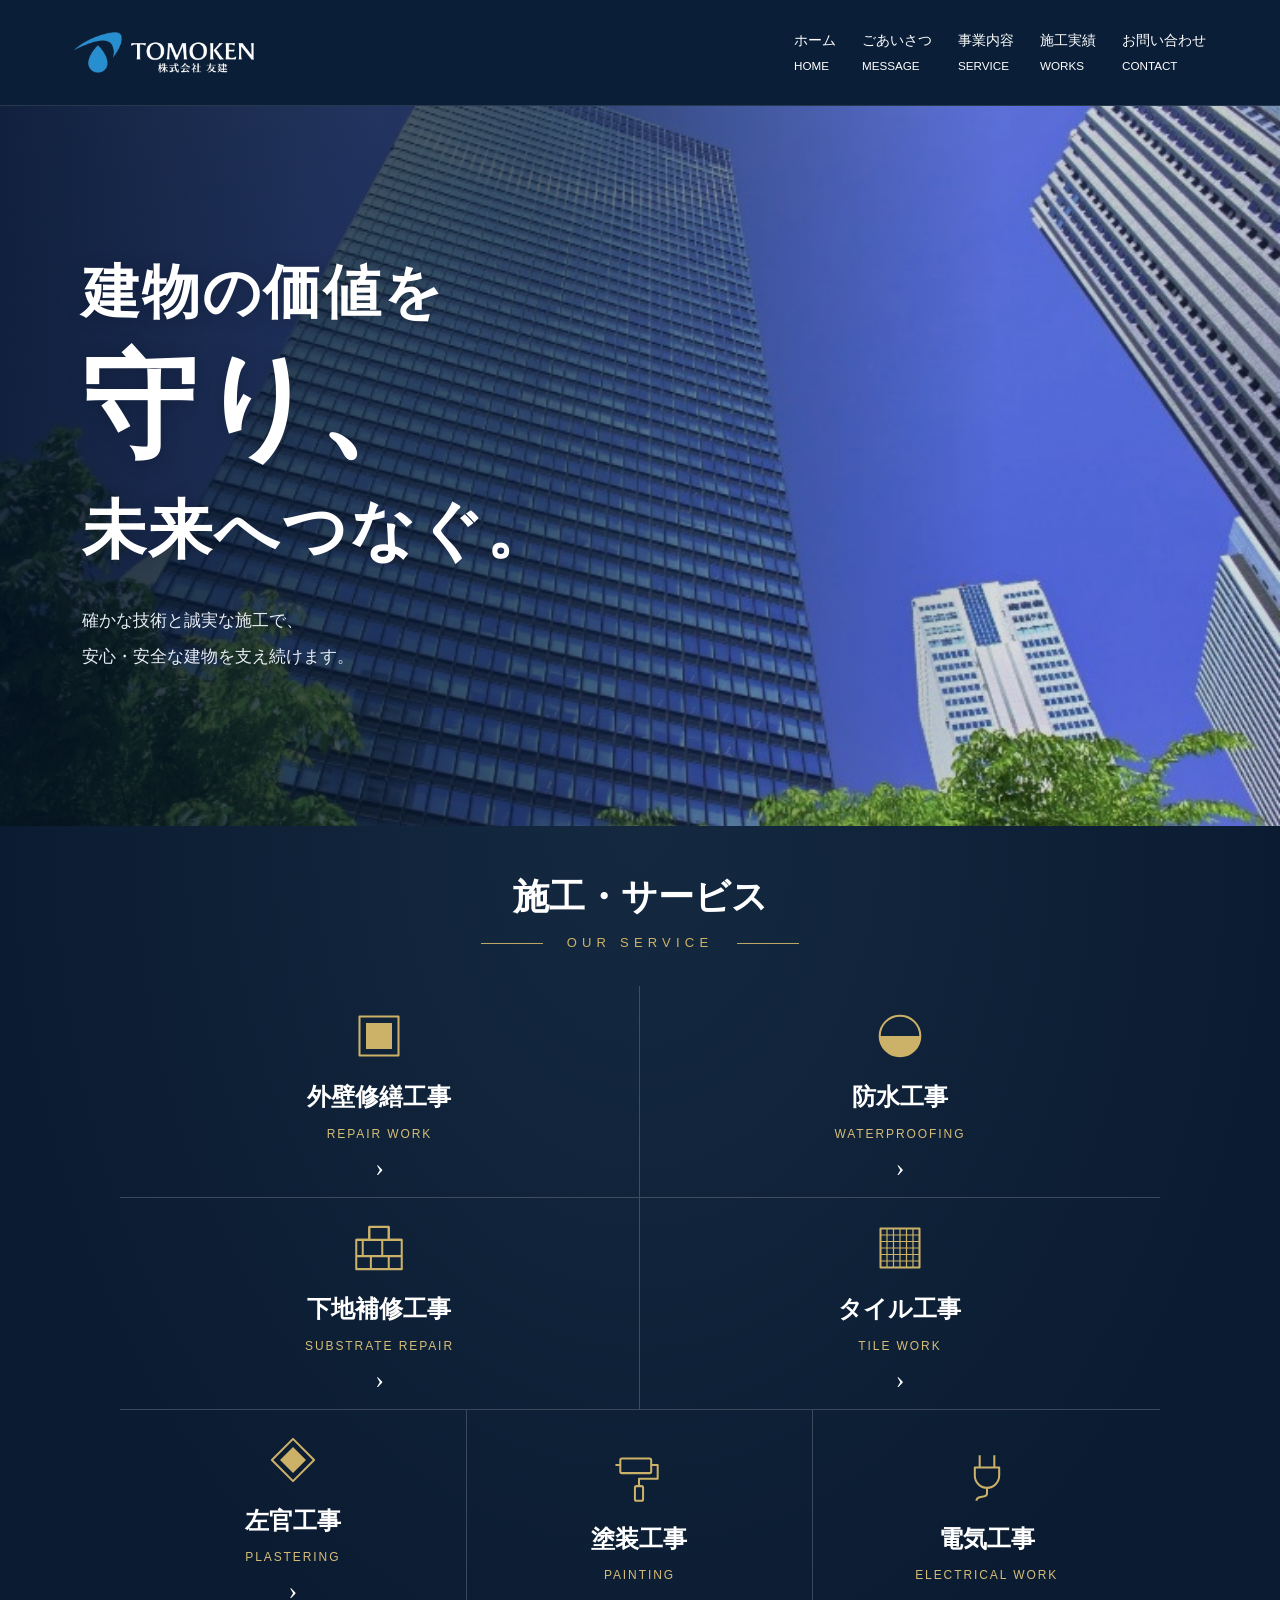
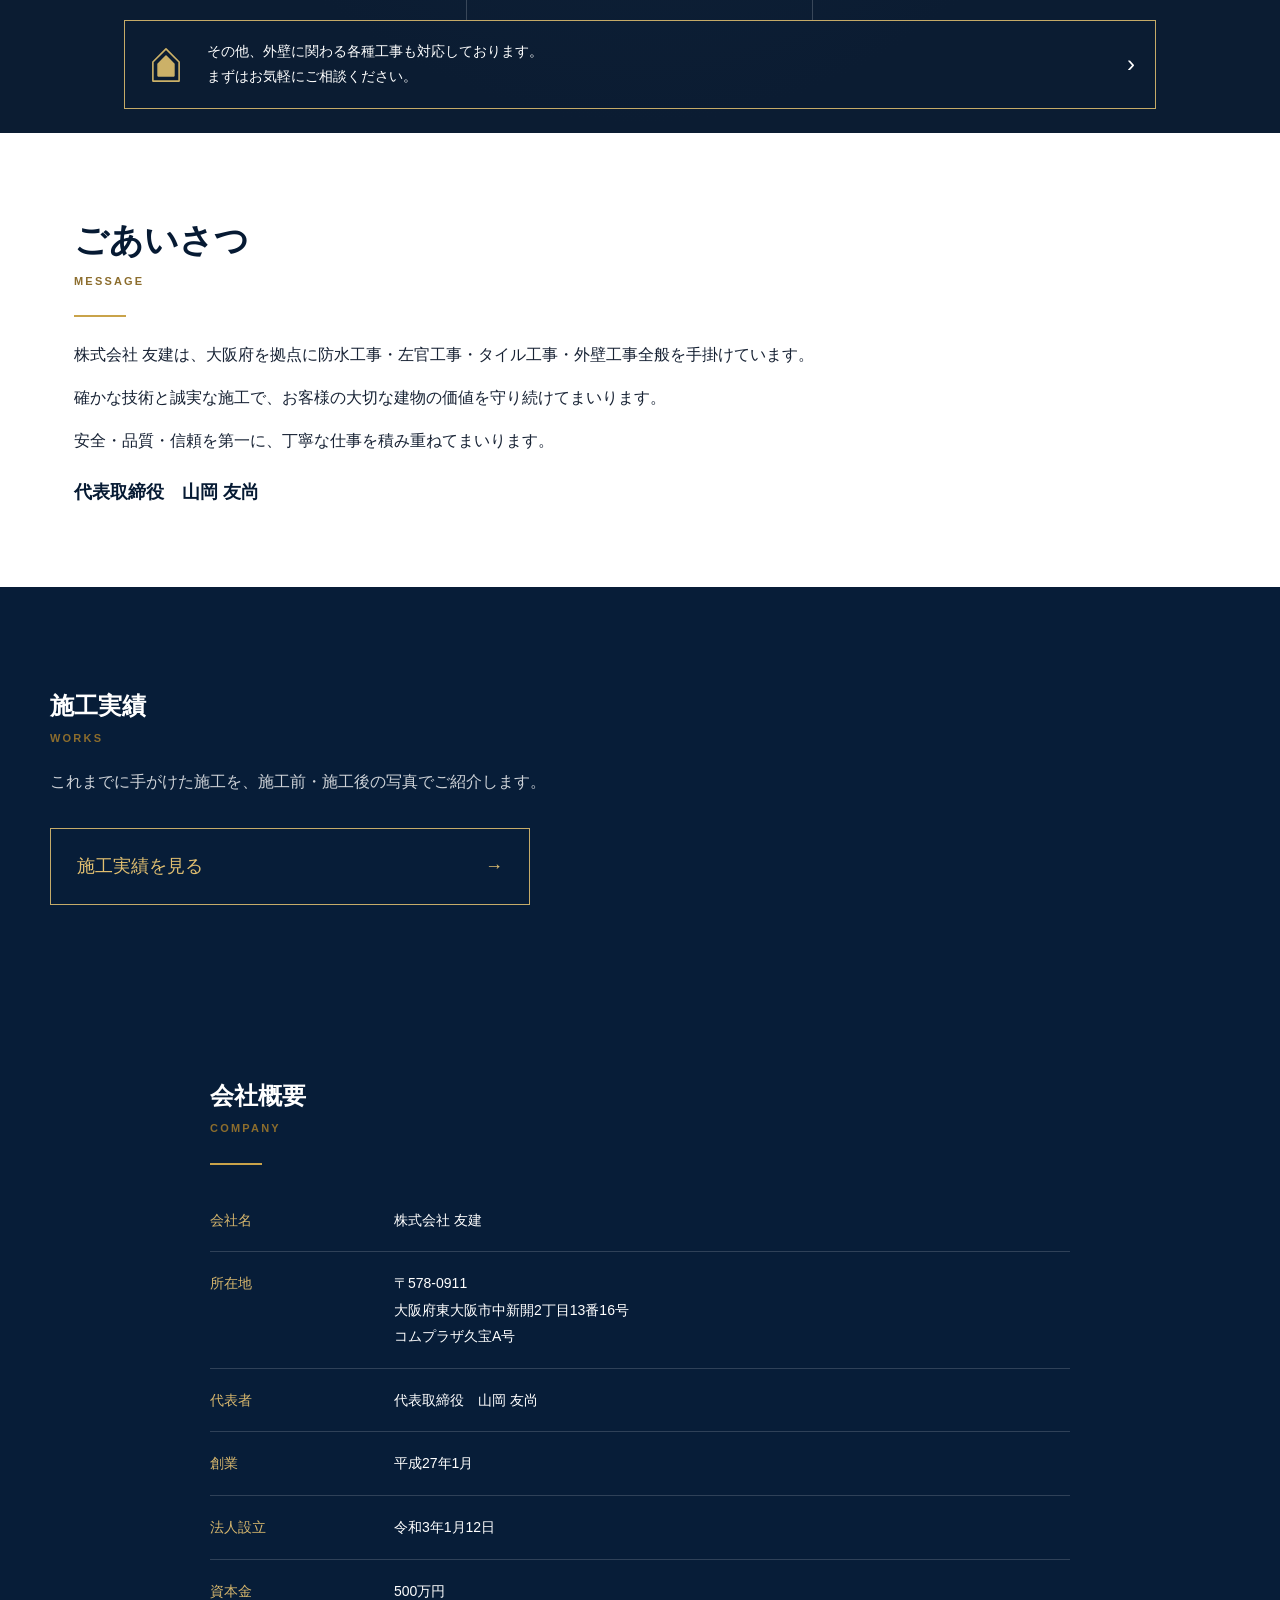
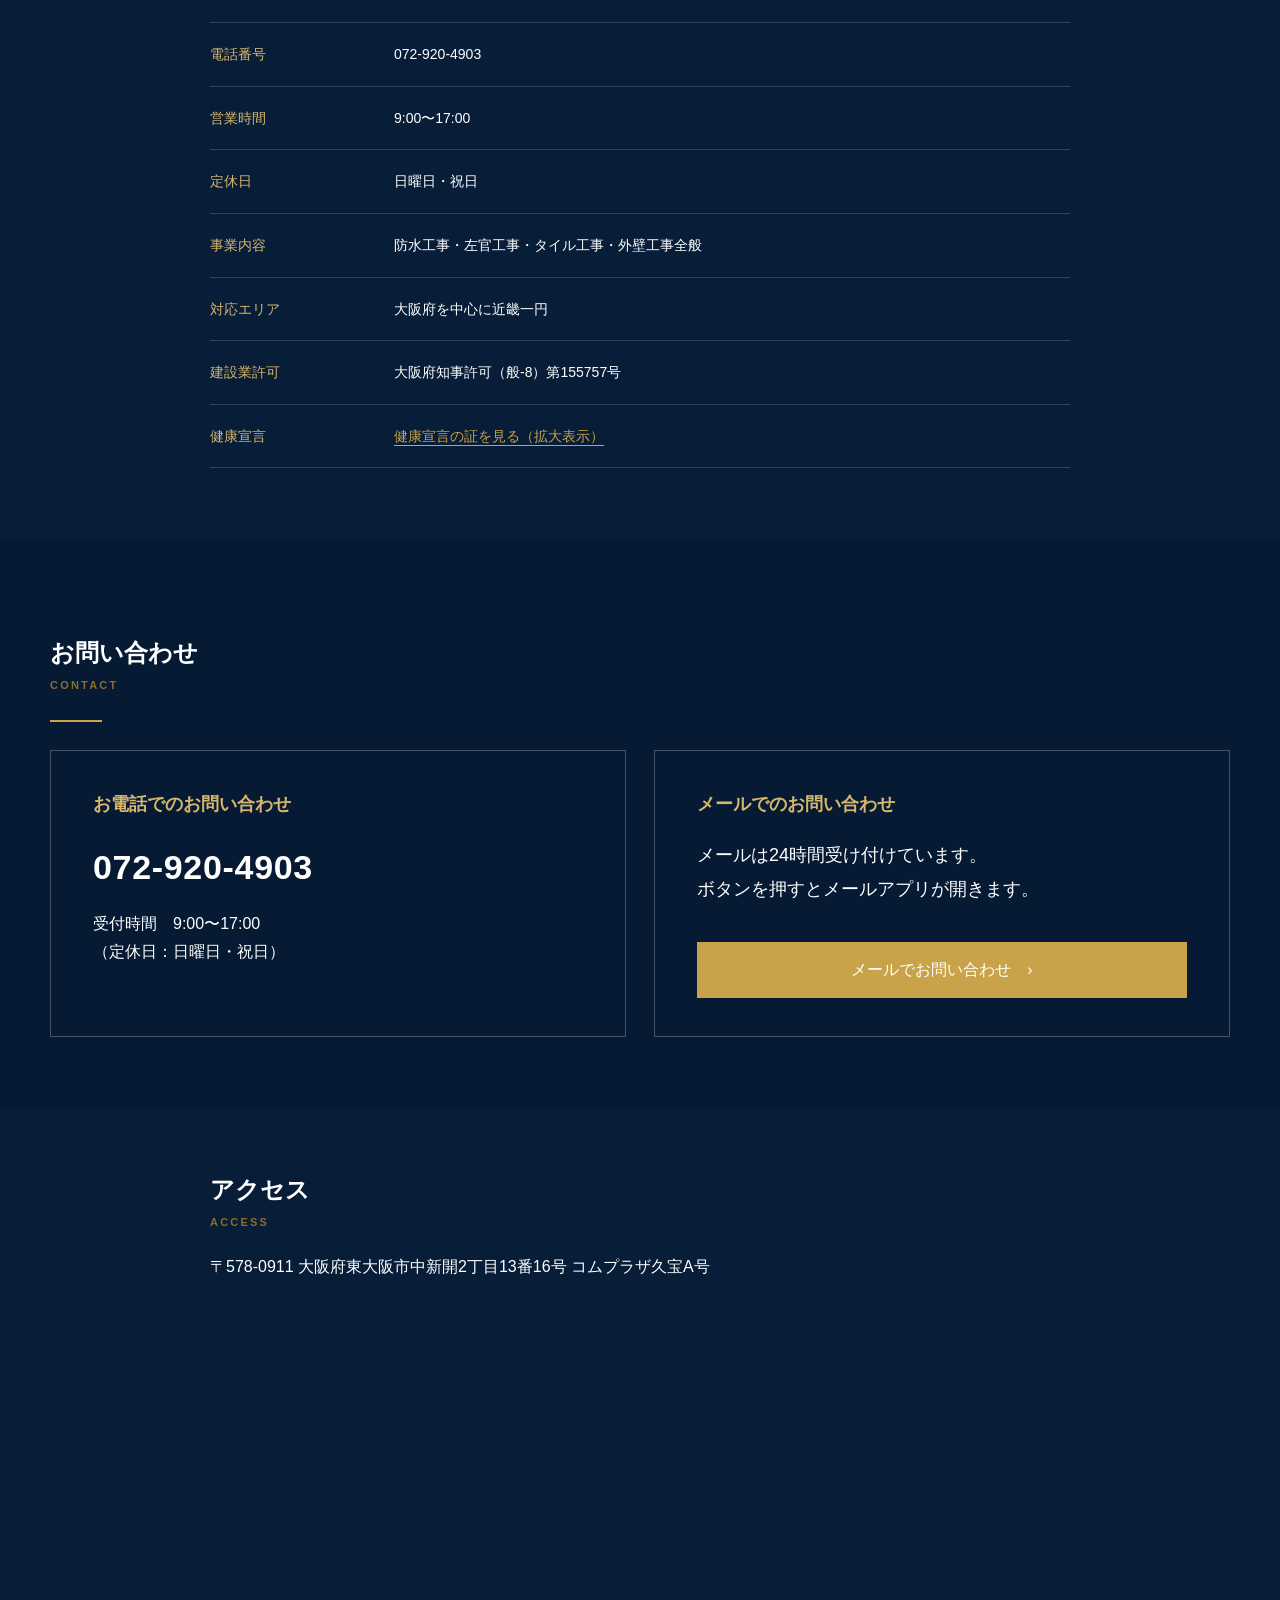
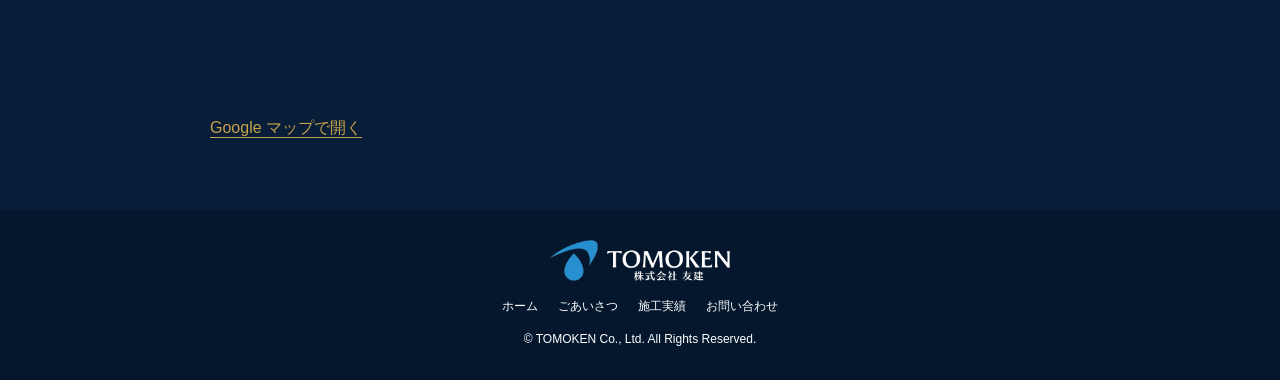
<file: preview/index.html>
<!doctype html><html lang="ja"><head><meta charset="utf-8"><meta name="viewport" content="width=device-width,initial-scale=1"><meta name="robots" content="noindex,nofollow"><title>株式会社 友建｜TOMOKEN</title><meta name="description" content="株式会社友建｜外壁修繕工事・防水工事・左官工事・タイル工事・外壁工事全般"><link rel="stylesheet" href="style.css?v=client-revision2"><link rel="stylesheet" href="gallery.css?v=compare1"></head><body class="original-variant">
<header class="header"><nav class="nav"><a href="#home"><img class="logo" src="assets/logo_white.png" alt="株式会社 友建 TOMOKEN"></a><button class="menu" type="button" aria-label="メニュー" aria-expanded="false" aria-controls="site-navigation">☰</button><div class="navlinks" id="site-navigation"><a href="#home">ホーム<br><small>HOME</small></a><a href="#greeting">ごあいさつ<br><small>MESSAGE</small></a><a href="#services">事業内容<br><small>SERVICE</small></a><a href="works.html?v=service-match1">施工実績<br><small>WORKS</small></a><a href="#contact">お問い合わせ<br><small>CONTACT</small></a></div></nav></header>
<main id="home">
<section class="hero"><div class="hero-visual"><img src="assets/hero-client.jpeg" alt="青空と緑に囲まれた高層ビル" fetchpriority="high"></div><div class="hero-inner"><h1 class="original-hero-title"><span class="hero-opening">建物の価値を</span><span class="hero-emphasis">守り、</span><span class="hero-future">未来へつなぐ。</span></h1><p>確かな技術と誠実な施工で、<br>安心・安全な建物を支え続けます。</p></div></section>
<section id="services" class="services services-redesign"><div class="services-inner"><h2>施工・サービス<span>OUR SERVICE</span></h2><div class="service-grid"><a class="service service-0" href="works.html?v=service-fix2#work-exterior"><svg viewBox="0 0 64 64" aria-hidden="true" fill="none" stroke="currentColor" stroke-width="2.5" stroke-linejoin="round"><rect x="8" y="8" width="48" height="48"/><rect x="16" y="16" width="32" height="32" fill="currentColor" stroke="none"/></svg><h3>外壁修繕工事</h3><span>REPAIR WORK</span><b class="service-arrow" aria-hidden="true">›</b></a><a class="service service-1" href="works.html?v=service-fix2#work-waterproof"><svg viewBox="0 0 64 64" aria-hidden="true" fill="none" stroke="currentColor" stroke-width="2.5" stroke-linejoin="round"><circle cx="32" cy="32" r="25"/><path d="M7 32h50a25 25 0 0 1-50 0" fill="currentColor" stroke="none"/></svg><h3>防水工事</h3><span>WATERPROOFING</span><b class="service-arrow" aria-hidden="true">›</b></a><a class="service service-2" href="works.html?v=service-fix2#work-substrate"><svg viewBox="0 0 64 64" aria-hidden="true" fill="none" stroke="currentColor" stroke-width="2.5" stroke-linejoin="round"><path d="M4 22h56M4 42h56M20 6v16m24-16v16M12 22v20m24-20v20M22 42v16M44 42v16"/><path d="M20 6h24v16h16v36H4V22h16z"/></svg><h3>下地補修工事</h3><span>SUBSTRATE REPAIR</span><b class="service-arrow" aria-hidden="true">›</b></a><a class="service service-3" href="works.html?v=service-fix2#work-tile"><svg viewBox="0 0 64 64" aria-hidden="true" fill="none" stroke="currentColor" stroke-width="2.5" stroke-linejoin="round"><rect x="8" y="8" width="48" height="48"/><path d="M16 8v48m8-48v48m8-48v48m8-48v48m8-48v48M8 16h48M8 24h48M8 32h48M8 40h48M8 48h48" stroke-width="1.5"/></svg><h3>タイル工事</h3><span>TILE WORK</span><b class="service-arrow" aria-hidden="true">›</b></a><a class="service service-4" href="works.html?v=service-fix2#work-plaster"><svg viewBox="0 0 64 64" aria-hidden="true" fill="none" stroke="currentColor" stroke-width="2.5" stroke-linejoin="round"><path d="m32 6 26 26-26 26L6 32z"/><path d="m32 16 16 16-16 16-16-16z" fill="currentColor" stroke="none"/></svg><h3>左官工事</h3><span>PLASTERING</span><b class="service-arrow" aria-hidden="true">›</b></a><div class="service service-5 service-static"><svg viewBox="0 0 64 64" aria-hidden="true" fill="none" stroke="currentColor" stroke-width="2.5" stroke-linejoin="round"><rect x="9" y="8" width="38" height="18" rx="2"/><path d="M47 16h8v17H32v9M3 16h6"/><rect x="27" y="42" width="10" height="18" rx="2"/></svg><h3>塗装工事</h3><span>PAINTING</span></div><div class="service service-6 service-static"><svg viewBox="0 0 64 64" aria-hidden="true" fill="none" stroke="currentColor" stroke-width="2.5" stroke-linejoin="round"><path d="M23 4v15m18-15v15M17 19h30v10a15 15 0 0 1-30 0zM32 44v7c0 7-13 1-13 9"/></svg><h3>電気工事</h3><span>ELECTRICAL WORK</span></div></div><a class="service-other" href="#contact"><svg viewBox="0 0 64 64" aria-hidden="true" fill="none" stroke="currentColor" stroke-width="2.5" stroke-linejoin="round"><path d="M12 29 32 9l20 20v29H12z"/><path d="m20 32 12-12 12 12v18H20z" fill="currentColor"/></svg><span>その他、外壁に関わる各種工事も対応しております。<br>まずはお気軽にご相談ください。</span><b aria-hidden="true">›</b></a></div></section>
<section id="greeting" class="section"><div class="greeting"><div><h2>ごあいさつ<span class="en">MESSAGE</span></h2><div class="goldline"></div><p>株式会社 友建は、大阪府を拠点に防水工事・左官工事・タイル工事・外壁工事全般を手掛けています。</p><p>確かな技術と誠実な施工で、お客様の大切な建物の価値を守り続けてまいります。</p><p>安全・品質・信頼を第一に、丁寧な仕事を積み重ねてまいります。</p><div class="name">代表取締役　山岡 友尚</div></div></div></section>
<section id="works" class="works"><div class="works-inner"><h2>施工実績<span class="en">WORKS</span></h2><p class="works-sub">これまでに手がけた施工を、施工前・施工後の写真でご紹介します。</p><a class="works-page-link" href="works.html?v=service-match1">施工実績を見る <span aria-hidden="true">→</span></a></div></section>
<section id="company" class="company"><div class="company-inner"><h2>会社概要<span class="en">COMPANY</span></h2><div class="goldline"></div><dl class="company-facts"><div class="company-fact"><dt>会社名</dt><dd>株式会社 友建</dd></div><div class="company-fact"><dt>所在地</dt><dd>〒578-0911<br>大阪府東大阪市中新開2丁目13番16号<br>コムプラザ久宝A号</dd></div><div class="company-fact"><dt>代表者</dt><dd>代表取締役　山岡 友尚</dd></div><div class="company-fact"><dt>創業</dt><dd>平成27年1月</dd></div><div class="company-fact"><dt>法人設立</dt><dd>令和3年1月12日</dd></div><div class="company-fact"><dt>資本金</dt><dd>500万円</dd></div><div class="company-fact"><dt>電話番号</dt><dd>072-920-4903</dd></div><div class="company-fact"><dt>営業時間</dt><dd>9:00〜17:00</dd></div><div class="company-fact"><dt>定休日</dt><dd>日曜日・祝日</dd></div><div class="company-fact"><dt>事業内容</dt><dd>防水工事・左官工事・タイル工事・外壁工事全般</dd></div><div class="company-fact"><dt>対応エリア</dt><dd>大阪府を中心に近畿一円</dd></div><div class="company-fact"><dt>建設業許可</dt><dd>大阪府知事許可（般-8）第155757号</dd></div><div class="company-fact"><dt>健康宣言</dt><dd><a class="certificate-link" href="assets/health-declaration.jpeg" data-lightbox>健康宣言の証を見る（拡大表示）</a></dd></div></dl></div></section>
<section id="contact" class="contact"><div class="contact-inner"><h2>お問い合わせ<span class="en">CONTACT</span></h2><div class="goldline"></div><div class="contact-grid"><div class="contact-card"><h3>お電話でのお問い合わせ</h3><a class="phone-number phone-link" href="tel:0729204903">072-920-4903</a><div class="hours">受付時間　9:00〜17:00<br>（定休日：日曜日・祝日）</div></div><div class="contact-card"><h3>メールでのお問い合わせ</h3><div class="email-note">メールは24時間受け付けています。<br>ボタンを押すとメールアプリが開きます。</div><a class="btn gold" href="mailto:t.08079350380@icloud.com?subject=ホームページからのお問い合わせ">メールでお問い合わせ　›</a></div></div></div></section>
<section class="access" aria-labelledby="access-heading"><div class="company-inner"><h2 id="access-heading">アクセス<span class="en">ACCESS</span></h2><p>〒578-0911 大阪府東大阪市中新開2丁目13番16号 コムプラザ久宝A号</p><iframe title="株式会社友建 所在地の地図" src="https://maps.google.com/maps?q=%E5%A4%A7%E9%98%AA%E5%BA%9C%E6%9D%B1%E5%A4%A7%E9%98%AA%E5%B8%82%E4%B8%AD%E6%96%B0%E9%96%8B2%E4%B8%81%E7%9B%AE13%E7%95%AA16%E5%8F%B7&output=embed" loading="lazy" referrerpolicy="no-referrer-when-downgrade" allowfullscreen></iframe><p><a class="certificate-link" href="https://www.google.com/maps/search/?api=1&query=%E5%A4%A7%E9%98%AA%E5%BA%9C%E6%9D%B1%E5%A4%A7%E9%98%AA%E5%B8%82%E4%B8%AD%E6%96%B0%E9%96%8B2%E4%B8%81%E7%9B%AE13%E7%95%AA16%E5%8F%B7" target="_blank" rel="noopener noreferrer">Google マップで開く</a></p></div></section></main><footer class="footer"><img src="assets/logo_white.png" alt="株式会社友建"><nav><a href="#home">ホーム</a><a href="#greeting">ごあいさつ</a><a href="works.html?v=service-match1">施工実績</a><a href="#contact">お問い合わせ</a></nav><div>© TOMOKEN Co., Ltd. All Rights Reserved.</div></footer>
<script src="navigation.js?v=1"></script><dialog id="image-viewer" aria-label="画像の拡大表示"><button type="button" class="viewer-close" aria-label="拡大表示を閉じる">閉じる ×</button><img alt=""><p class="viewer-caption"></p></dialog><script src="gallery-compare.js?v=final1"></script></body></html>
</file>
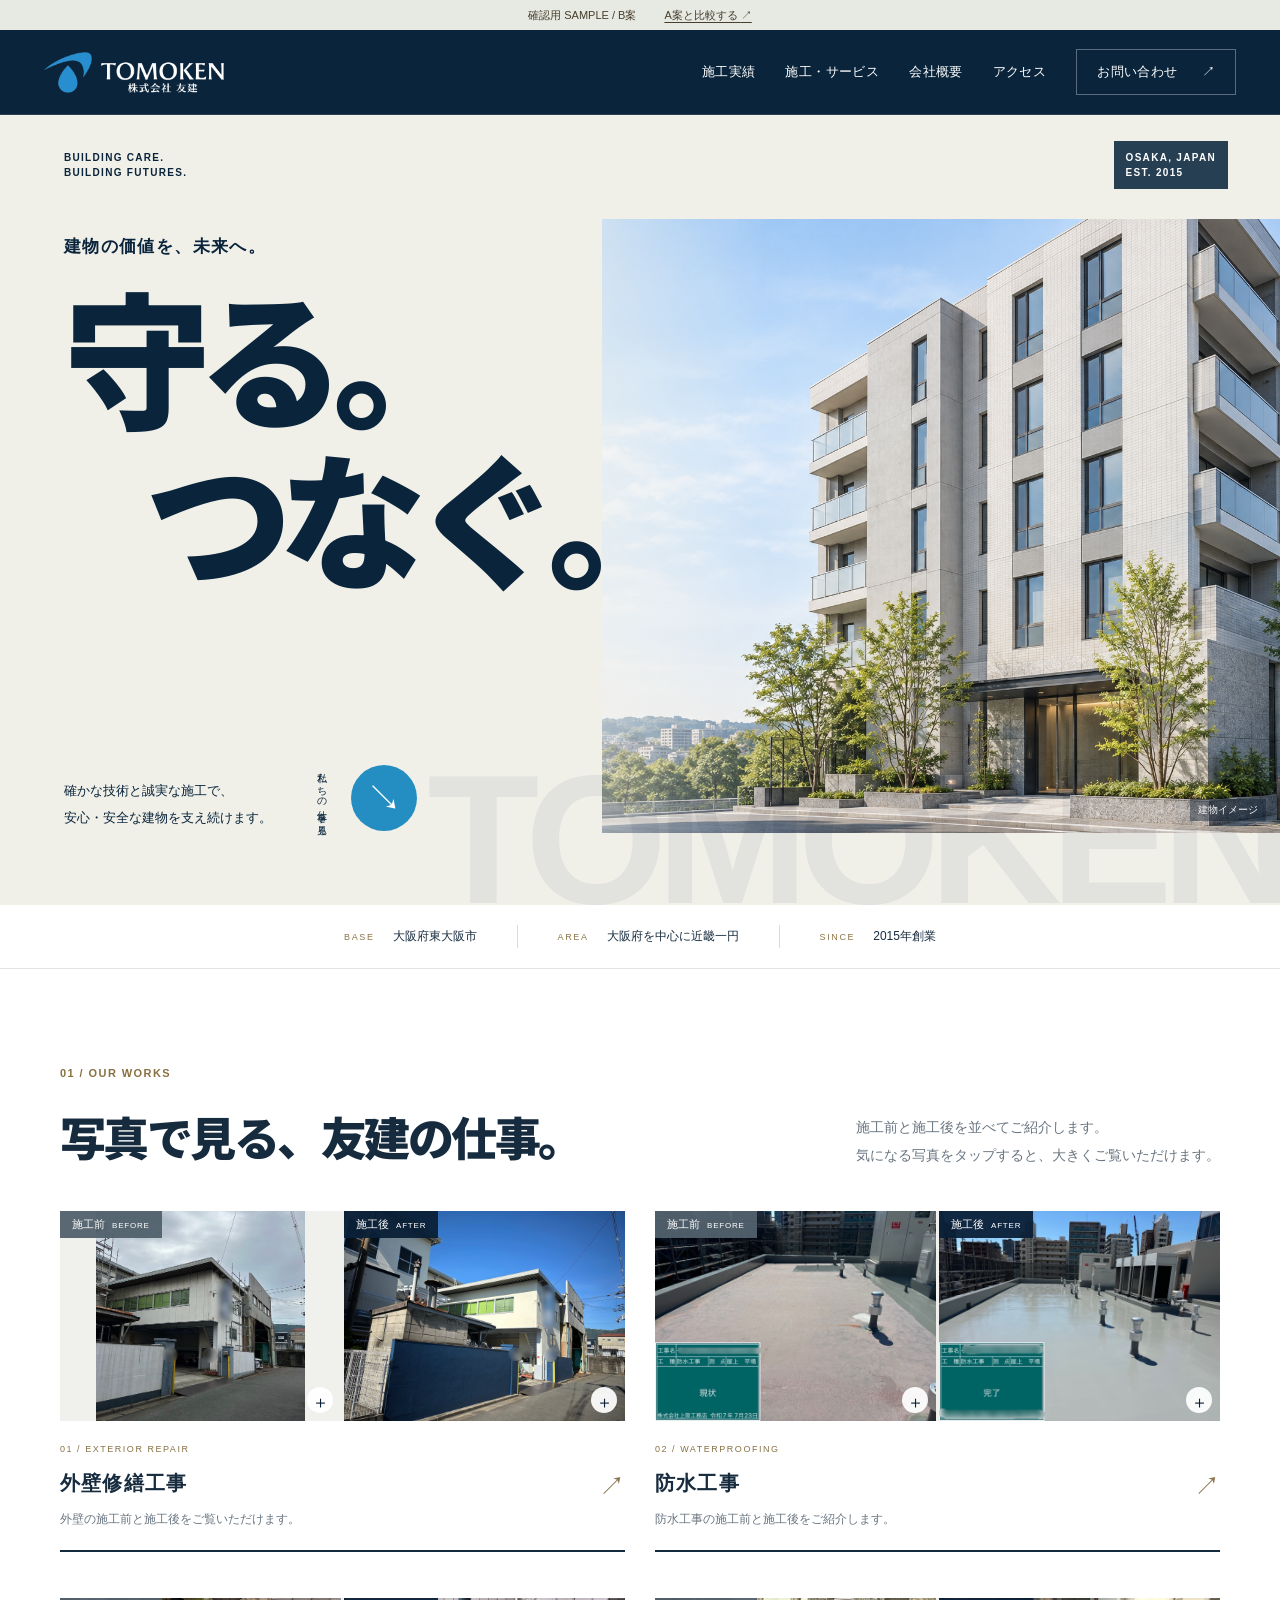
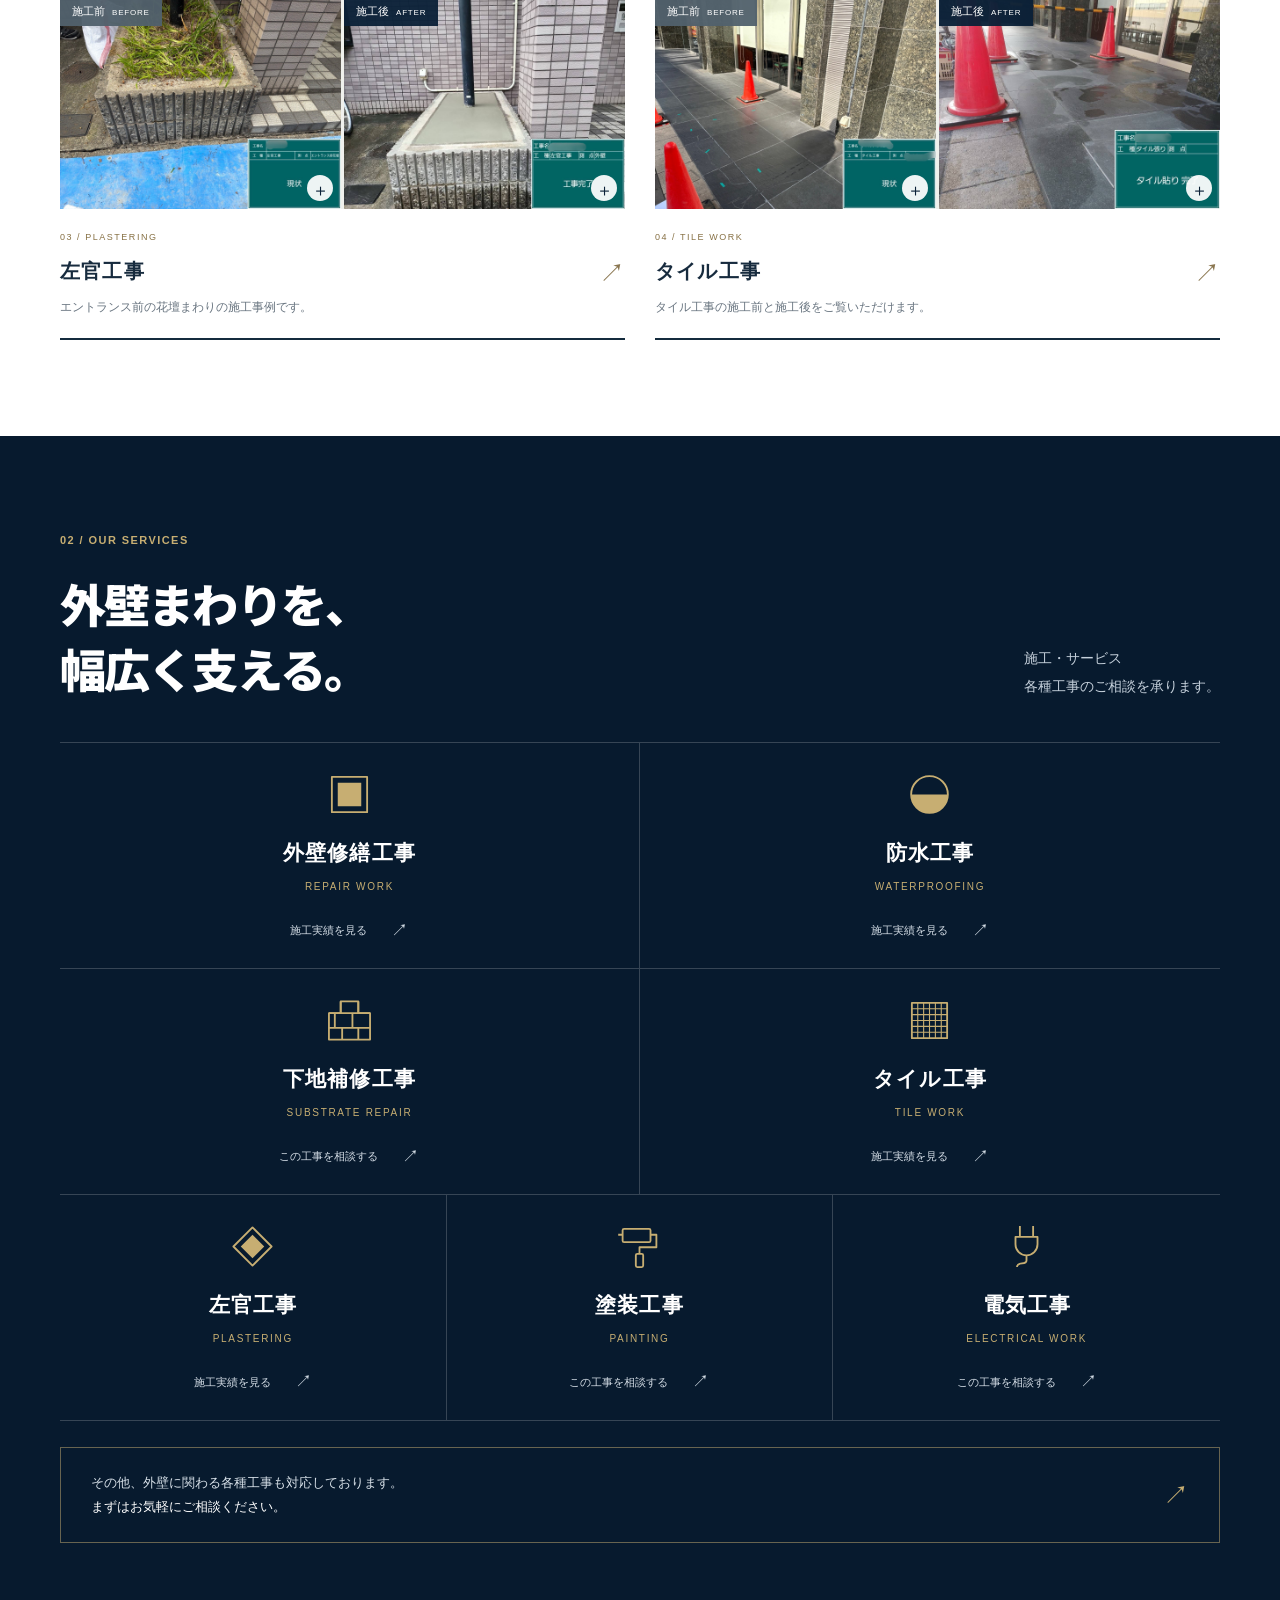
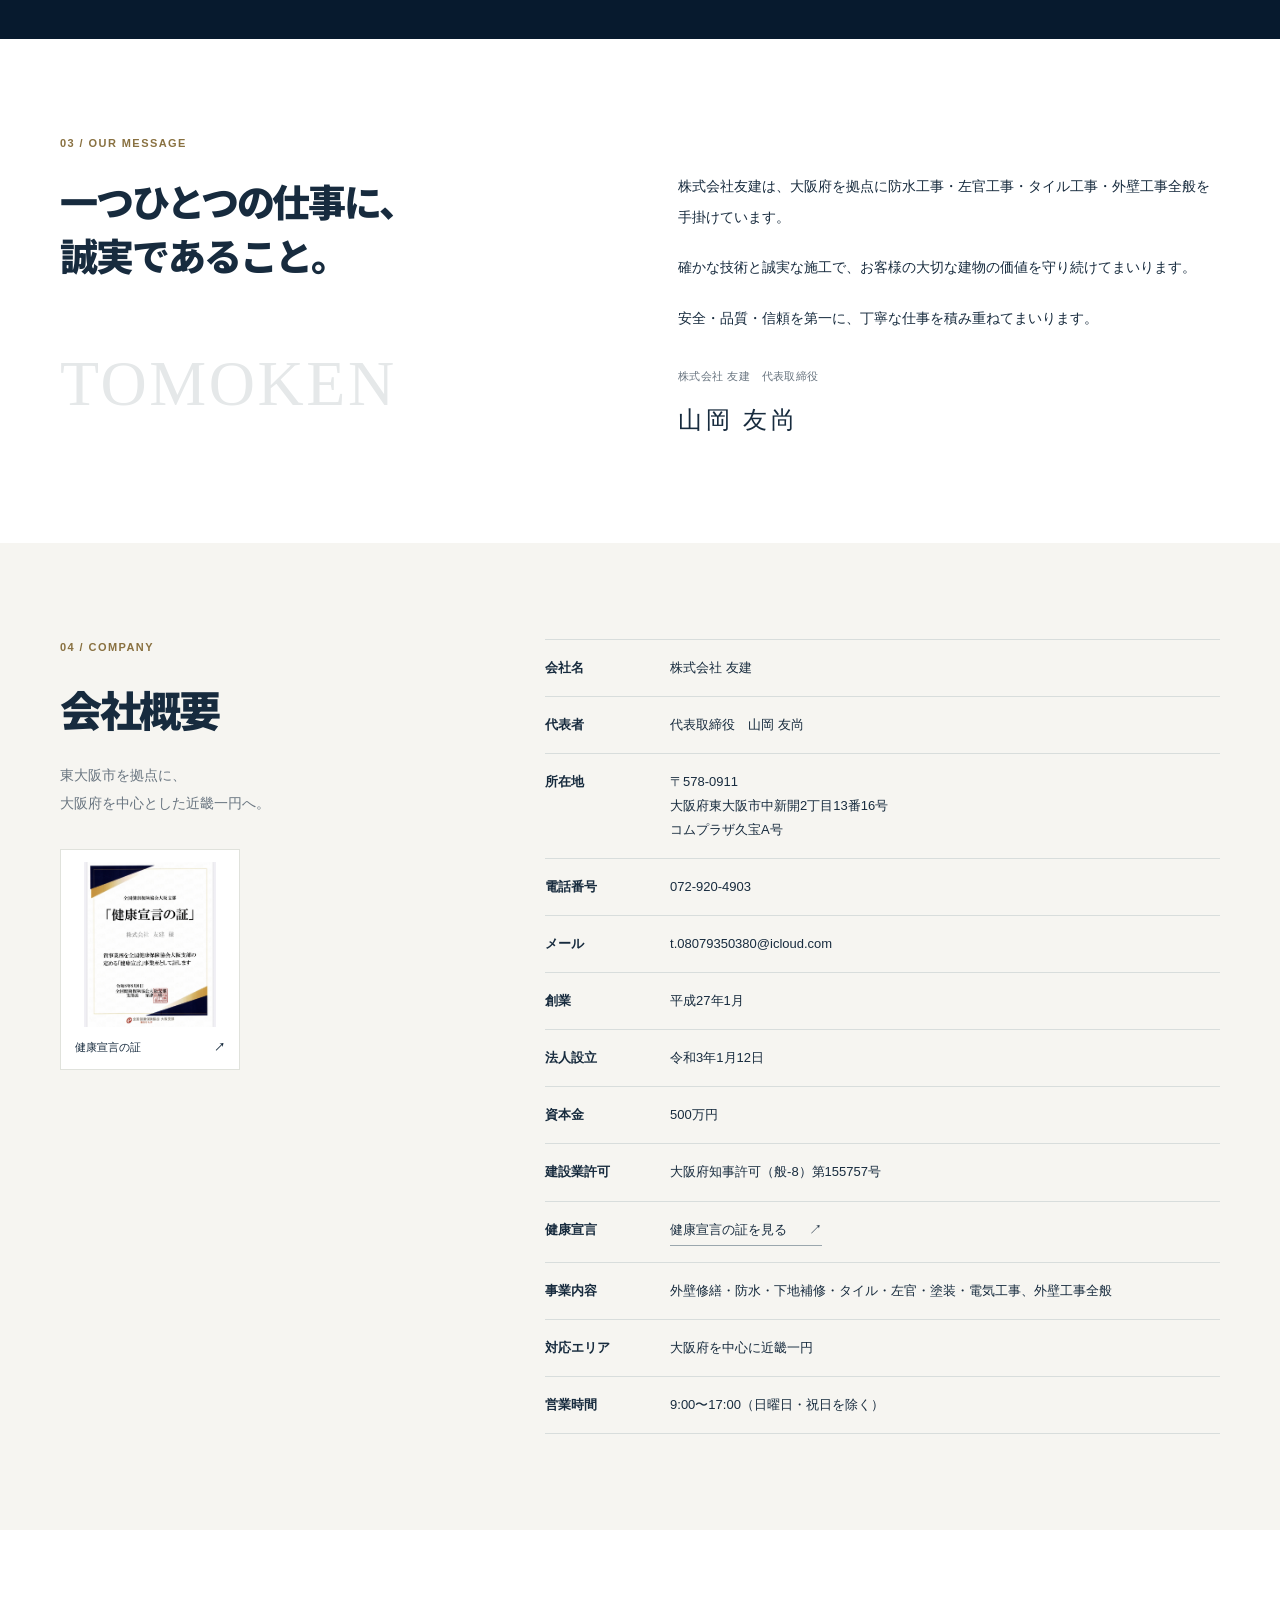
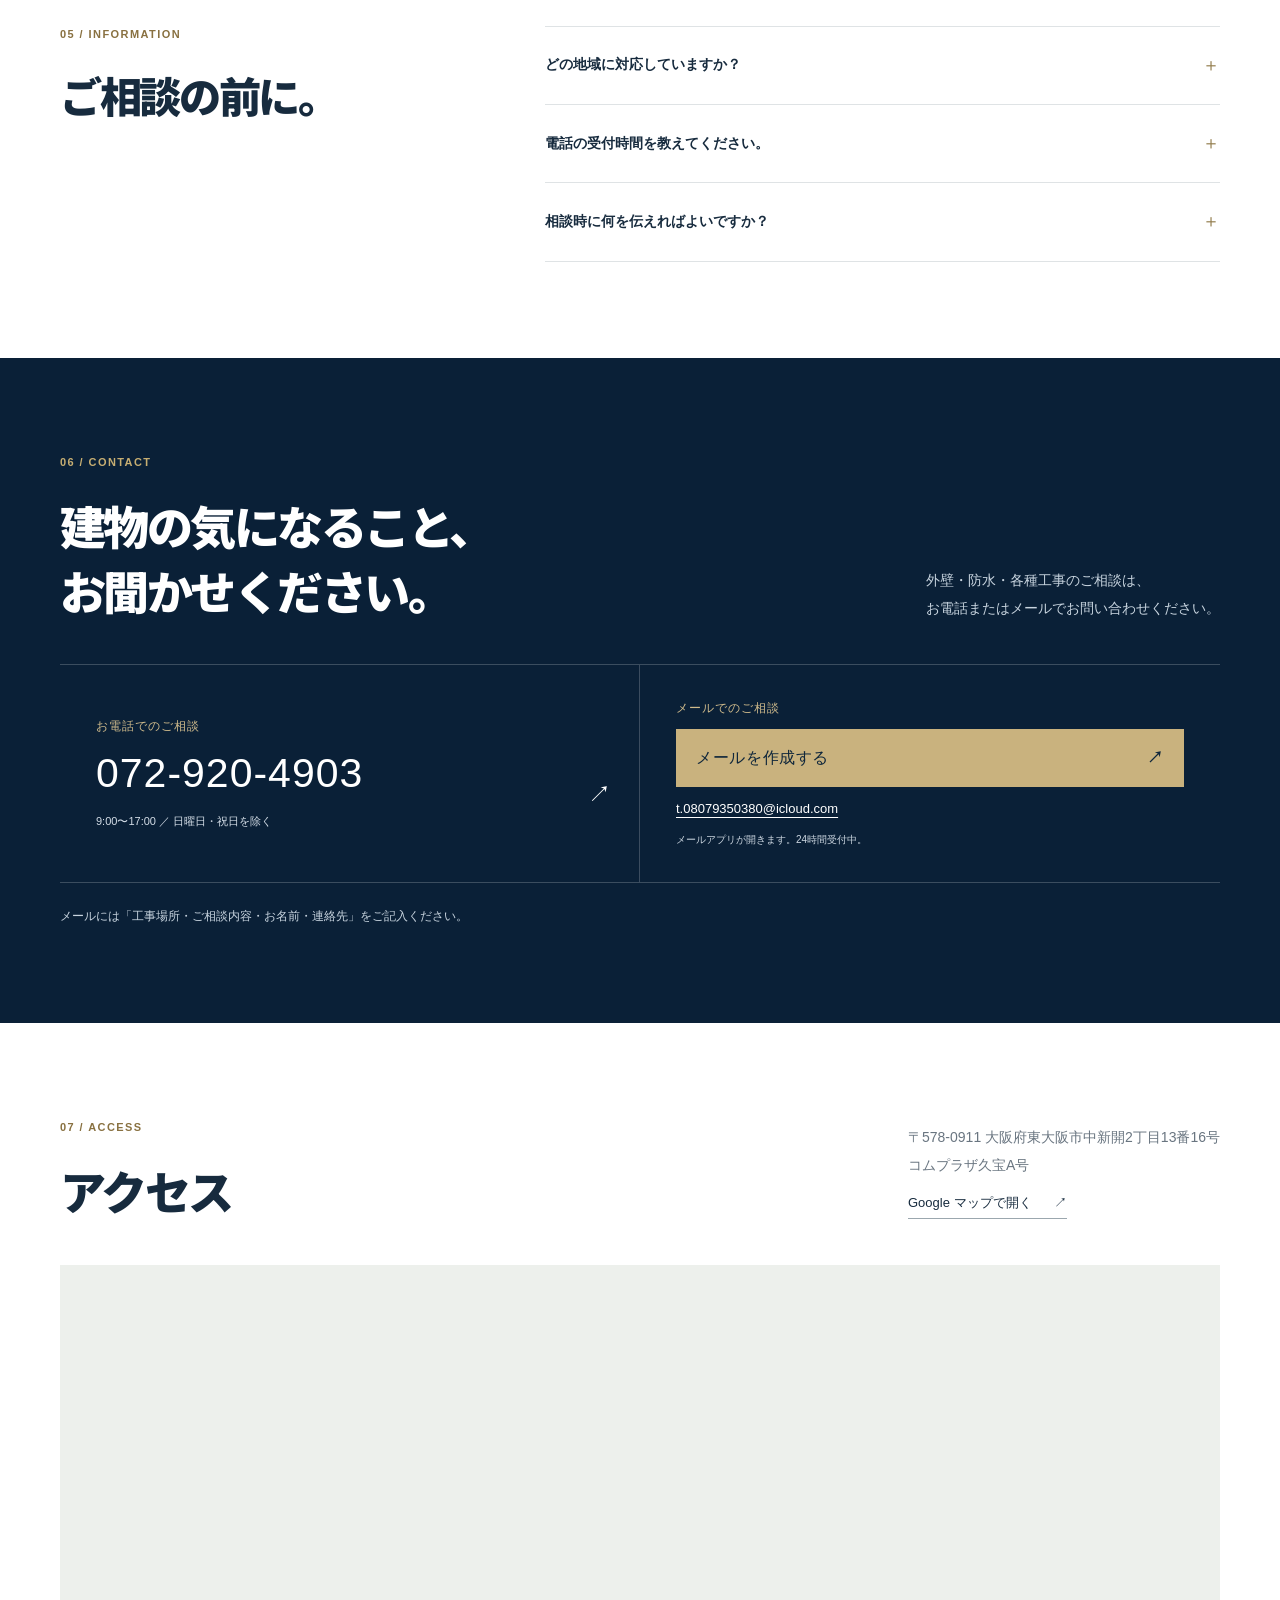
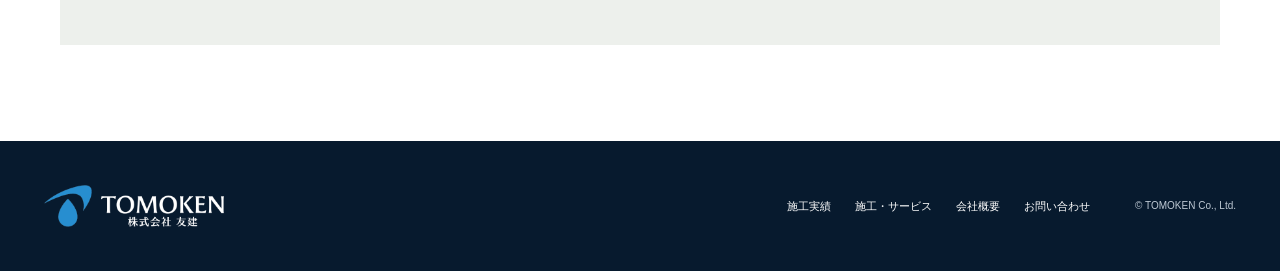
<file: preview/proposal-b.html>
<!doctype html>
<html lang="ja"><head><meta charset="utf-8"><meta name="viewport" content="width=device-width,initial-scale=1"><meta name="robots" content="noindex,nofollow"><meta name="description" content="大阪府東大阪市の株式会社友建。外壁修繕・防水・下地補修・タイル・左官・塗装・電気工事。施工前後の写真と会社情報をご案内します。"><meta name="theme-color" content="#0a2037"><title>株式会社友建｜外壁修繕・防水工事｜大阪府東大阪市</title><link rel="stylesheet" href="design-b.css?v=wrap-4"><link rel="stylesheet" href="gallery.css?v=compare1"></head>
<body>
<a class="skip-link" href="#main">本文へ移動</a>
<div class="review-strip"><span>確認用 SAMPLE / B案</span><a href="original.html">A案と比較する <span aria-hidden="true">↗</span></a></div>
<header class="site-header"><div class="header-inner"><a class="brand" href="#home" aria-label="株式会社友建 ホーム"><img src="assets/logo_white.png" alt="TOMOKEN 株式会社友建" width="180" height="58"></a><button class="menu-button" type="button" aria-controls="primary-nav" aria-expanded="false"><span class="menu-lines" aria-hidden="true"></span><span class="sr-only">メニュー</span></button><nav id="primary-nav" class="primary-nav" aria-label="メインメニュー"><a href="#works">施工実績</a><a href="#services">施工・サービス</a><a href="#company">会社概要</a><a href="#access">アクセス</a><a class="nav-contact" href="#contact">お問い合わせ <span aria-hidden="true">↗</span></a></nav></div></header>
<main id="main">
<section id="home" class="hero hero-editorial" aria-labelledby="hero-heading"><div class="hero-photo"><img src="assets/hero-architecture.png" alt="明るい外壁と植栽の建物イメージ" width="1536" height="1024" fetchpriority="high"><span class="image-note">建物イメージ</span></div><div class="hero-editorial-inner"><div class="hero-topline"><span>BUILDING CARE.<br>BUILDING FUTURES.</span><span>OSAKA, JAPAN<br>EST. 2015</span></div><div class="hero-title-block"><p class="hero-kicker">建物の価値を、未来へ。</p><h1 id="hero-heading"><span>守る。</span><span>つなぐ。</span></h1></div><div class="hero-bottom"><p>確かな技術と誠実な施工で、<br>安心・安全な建物を支え続けます。</p><a href="#works" class="hero-work-link"><span>私たちの仕事を見る</span><b aria-hidden="true">↘</b></a></div></div><span class="hero-wordmark" aria-hidden="true">TOMOKEN</span></section>
<div class="fact-strip"><div><span>BASE</span>大阪府東大阪市</div><div><span>AREA</span>大阪府を中心に近畿一円</div><div><span>SINCE</span>2015年創業</div></div>
<section id="works" class="section works"><div class="section-heading"><div><p class="eyebrow">01 / OUR WORKS</p><h2>写真で見る、<br class="mobile-only">友建の仕事。</h2></div><p>施工前と施工後を並べてご紹介します。<br>気になる写真をタップすると、大きくご覧いただけます。</p></div><div class="projects"><article class="project" id="work-exterior"><div class="project-images"><a href="assets/pairs/exterior_before.jpeg" data-lightbox aria-label="外壁修繕工事 施工前を拡大"><img src="assets/pairs/exterior_before.jpeg" alt="外壁修繕工事 施工前" width="640" height="480" loading="lazy"><span class="photo-label before">施工前<small>BEFORE</small></span><span class="photo-zoom" aria-hidden="true">＋</span></a><a href="assets/pairs/exterior_after.jpeg" data-lightbox aria-label="外壁修繕工事 施工後を拡大"><img src="assets/pairs/exterior_after.jpeg" alt="外壁修繕工事 施工後" width="640" height="480" loading="lazy"><span class="photo-label after">施工後<small>AFTER</small></span><span class="photo-zoom" aria-hidden="true">＋</span></a></div><div class="project-caption"><div><p class="project-number">01 / EXTERIOR REPAIR</p><h3>外壁修繕工事</h3><p>外壁の施工前と施工後をご覧いただけます。</p></div><span class="project-mark" aria-hidden="true">↗</span></div></article><article class="project" id="work-waterproof"><div class="project-images"><a href="assets/pairs/waterproof_before.jpeg" data-lightbox aria-label="防水工事 施工前を拡大"><img src="assets/pairs/waterproof_before.jpeg" alt="防水工事 施工前" width="640" height="480" loading="lazy"><span class="photo-label before">施工前<small>BEFORE</small></span><span class="photo-zoom" aria-hidden="true">＋</span></a><a href="assets/pairs/waterproof_after.jpeg" data-lightbox aria-label="防水工事 施工後を拡大"><img src="assets/pairs/waterproof_after.jpeg" alt="防水工事 施工後" width="640" height="480" loading="lazy"><span class="photo-label after">施工後<small>AFTER</small></span><span class="photo-zoom" aria-hidden="true">＋</span></a></div><div class="project-caption"><div><p class="project-number">02 / WATERPROOFING</p><h3>防水工事</h3><p>防水工事の施工前と施工後をご紹介します。</p></div><span class="project-mark" aria-hidden="true">↗</span></div></article><article class="project" id="work-plaster"><div class="project-images"><a href="assets/pairs/plaster_before.jpeg" data-lightbox aria-label="左官工事 施工前を拡大"><img src="assets/pairs/plaster_before.jpeg" alt="左官工事 施工前" width="640" height="480" loading="lazy"><span class="photo-label before">施工前<small>BEFORE</small></span><span class="photo-zoom" aria-hidden="true">＋</span></a><a href="assets/pairs/plaster_after.jpeg" data-lightbox aria-label="左官工事 施工後を拡大"><img src="assets/pairs/plaster_after.jpeg" alt="左官工事 施工後" width="640" height="480" loading="lazy"><span class="photo-label after">施工後<small>AFTER</small></span><span class="photo-zoom" aria-hidden="true">＋</span></a></div><div class="project-caption"><div><p class="project-number">03 / PLASTERING</p><h3>左官工事</h3><p>エントランス前の花壇まわりの施工事例です。</p></div><span class="project-mark" aria-hidden="true">↗</span></div></article><article class="project" id="work-tile"><div class="project-images"><a href="assets/pairs/tile_before.jpeg" data-lightbox aria-label="タイル工事 施工前を拡大"><img src="assets/pairs/tile_before.jpeg" alt="タイル工事 施工前" width="640" height="480" loading="lazy"><span class="photo-label before">施工前<small>BEFORE</small></span><span class="photo-zoom" aria-hidden="true">＋</span></a><a href="assets/pairs/tile_after.jpeg" data-lightbox aria-label="タイル工事 施工後を拡大"><img src="assets/pairs/tile_after.jpeg" alt="タイル工事 施工後" width="640" height="480" loading="lazy"><span class="photo-label after">施工後<small>AFTER</small></span><span class="photo-zoom" aria-hidden="true">＋</span></a></div><div class="project-caption"><div><p class="project-number">04 / TILE WORK</p><h3>タイル工事</h3><p>タイル工事の施工前と施工後をご覧いただけます。</p></div><span class="project-mark" aria-hidden="true">↗</span></div></article></div></section>
<section id="services" class="services"><div class="section"><div class="section-heading"><div><p class="eyebrow">02 / OUR SERVICES</p><h2>外壁まわりを、<br>幅広く支える。</h2></div><p>施工・サービス<br>各種工事のご相談を承ります。</p></div><div class="service-grid"><a class="service-item" href="#work-exterior"><svg viewBox="0 0 64 64" aria-hidden="true" fill="none" stroke="currentColor" stroke-width="2.5" stroke-linejoin="round"><rect x="8" y="8" width="48" height="48"/><rect x="16" y="16" width="32" height="32" fill="currentColor" stroke="none"/></svg><h3>外壁修繕工事</h3><span class="service-en">REPAIR WORK</span><span class="service-action">施工実績を見る <b aria-hidden="true">↗</b></span></a><a class="service-item" href="#work-waterproof"><svg viewBox="0 0 64 64" aria-hidden="true" fill="none" stroke="currentColor" stroke-width="2.5" stroke-linejoin="round"><circle cx="32" cy="32" r="25"/><path d="M7 32h50a25 25 0 0 1-50 0" fill="currentColor" stroke="none"/></svg><h3>防水工事</h3><span class="service-en">WATERPROOFING</span><span class="service-action">施工実績を見る <b aria-hidden="true">↗</b></span></a><a class="service-item" href="#contact"><svg viewBox="0 0 64 64" aria-hidden="true" fill="none" stroke="currentColor" stroke-width="2.5" stroke-linejoin="round"><path d="M4 22h56M4 42h56M20 6v16m24-16v16M12 22v20m24-20v20M22 42v16M44 42v16"/><path d="M20 6h24v16h16v36H4V22h16z"/></svg><h3>下地補修工事</h3><span class="service-en">SUBSTRATE REPAIR</span><span class="service-action">この工事を相談する <b aria-hidden="true">↗</b></span></a><a class="service-item" href="#work-tile"><svg viewBox="0 0 64 64" aria-hidden="true" fill="none" stroke="currentColor" stroke-width="2.5" stroke-linejoin="round"><rect x="8" y="8" width="48" height="48"/><path d="M16 8v48m8-48v48m8-48v48m8-48v48m8-48v48M8 16h48M8 24h48M8 32h48M8 40h48M8 48h48" stroke-width="1.5"/></svg><h3>タイル工事</h3><span class="service-en">TILE WORK</span><span class="service-action">施工実績を見る <b aria-hidden="true">↗</b></span></a><a class="service-item" href="#work-plaster"><svg viewBox="0 0 64 64" aria-hidden="true" fill="none" stroke="currentColor" stroke-width="2.5" stroke-linejoin="round"><path d="m32 6 26 26-26 26L6 32z"/><path d="m32 16 16 16-16 16-16-16z" fill="currentColor" stroke="none"/></svg><h3>左官工事</h3><span class="service-en">PLASTERING</span><span class="service-action">施工実績を見る <b aria-hidden="true">↗</b></span></a><a class="service-item" href="#contact"><svg viewBox="0 0 64 64" aria-hidden="true" fill="none" stroke="currentColor" stroke-width="2.5" stroke-linejoin="round"><rect x="9" y="8" width="38" height="18" rx="2"/><path d="M47 16h8v17H32v9M3 16h6"/><rect x="27" y="42" width="10" height="18" rx="2"/></svg><h3>塗装工事</h3><span class="service-en">PAINTING</span><span class="service-action">この工事を相談する <b aria-hidden="true">↗</b></span></a><a class="service-item" href="#contact"><svg viewBox="0 0 64 64" aria-hidden="true" fill="none" stroke="currentColor" stroke-width="2.5" stroke-linejoin="round"><path d="M23 4v15m18-15v15M17 19h30v10a15 15 0 0 1-30 0zM32 44v7c0 7-13 1-13 9"/></svg><h3>電気工事</h3><span class="service-en">ELECTRICAL WORK</span><span class="service-action">この工事を相談する <b aria-hidden="true">↗</b></span></a></div><a class="other-services" href="#contact"><span>その他、外壁に関わる各種工事も対応しております。<br><strong>まずはお気軽にご相談ください。</strong></span><b aria-hidden="true">↗</b></a></div></section>
<section id="greeting" class="section greeting"><div class="greeting-heading"><p class="eyebrow">03 / OUR MESSAGE</p><h2 class="message-title"><span class="message-first"><span>一つひとつの</span><span>仕事に、</span></span><span class="message-last">誠実であること。</span></h2><p class="greeting-brand" aria-hidden="true">TOMOKEN</p></div><div class="greeting-copy"><p>株式会社友建は、大阪府を拠点に防水工事・左官工事・タイル工事・外壁工事全般を手掛けています。</p><p>確かな技術と誠実な施工で、お客様の大切な建物の価値を守り続けてまいります。</p><p>安全・品質・信頼を第一に、丁寧な仕事を積み重ねてまいります。</p><p class="signature"><span>株式会社 友建　代表取締役</span>山岡 友尚</p></div></section>
<section id="company" class="company-section"><div class="section company-layout"><div class="company-heading"><p class="eyebrow">04 / COMPANY</p><h2>会社概要</h2><p>東大阪市を拠点に、<br>大阪府を中心とした近畿一円へ。</p><a class="certificate-card" href="assets/health-declaration.jpeg" data-lightbox><img src="assets/health-declaration.jpeg" alt="株式会社友建 健康宣言の証" width="1206" height="1501" loading="lazy"><span>健康宣言の証 <b aria-hidden="true">↗</b></span></a></div><dl class="company-details"><div><dt>会社名</dt><dd>株式会社 友建</dd></div><div><dt>代表者</dt><dd>代表取締役　山岡 友尚</dd></div><div><dt>所在地</dt><dd>〒578-0911<br>大阪府東大阪市中新開2丁目13番16号<br>コムプラザ久宝A号</dd></div><div><dt>電話番号</dt><dd><a href="tel:0729204903">072-920-4903</a></dd></div><div><dt>メール</dt><dd><a href="mailto:t.08079350380@icloud.com?subject=%E3%83%9B%E3%83%BC%E3%83%A0%E3%83%9A%E3%83%BC%E3%82%B8%E3%81%8B%E3%82%89%E3%81%AE%E3%81%8A%E5%95%8F%E3%81%84%E5%90%88%E3%82%8F%E3%81%9B">t.08079350380@icloud.com</a></dd></div><div><dt>創業</dt><dd>平成27年1月</dd></div><div><dt>法人設立</dt><dd>令和3年1月12日</dd></div><div><dt>資本金</dt><dd>500万円</dd></div><div><dt>建設業許可</dt><dd>大阪府知事許可（般-8）第155757号</dd></div><div><dt>健康宣言</dt><dd><a class="text-link" href="assets/health-declaration.jpeg" data-lightbox>健康宣言の証を見る <span aria-hidden="true">↗</span></a></dd></div><div><dt>事業内容</dt><dd>外壁修繕・防水・下地補修・タイル・左官・塗装・電気工事、外壁工事全般</dd></div><div><dt>対応エリア</dt><dd>大阪府を中心に近畿一円</dd></div><div><dt>営業時間</dt><dd>9:00〜17:00（日曜日・祝日を除く）</dd></div></dl></div></section>
<section id="faq" class="section faq-layout"><div><p class="eyebrow">05 / INFORMATION</p><h2>ご相談の前に。</h2></div><div class="faq-list"><details><summary>どの地域に対応していますか？<span aria-hidden="true">＋</span></summary><p>大阪府を中心に近畿一円に対応しています。工事場所を添えてお問い合わせください。</p></details><details><summary>電話の受付時間を教えてください。<span aria-hidden="true">＋</span></summary><p>9:00〜17:00です。日曜日・祝日は定休日です。メールは24時間受け付けています。</p></details><details><summary>相談時に何を伝えればよいですか？<span aria-hidden="true">＋</span></summary><p>工事場所、気になる箇所、ご希望の工事内容、連絡先をお知らせください。写真がある場合は、メールに添付していただくと状況が伝わりやすくなります。</p></details></div></section>
<section id="contact" class="contact"><div class="section"><div class="section-heading"><div><p class="eyebrow">06 / CONTACT</p><h2 class="contact-title"><span>建物の気になること、</span><span>お聞かせください。</span></h2></div><p>外壁・防水・各種工事のご相談は、<br>お電話またはメールでお問い合わせください。</p></div><div class="contact-options"><a class="phone-contact" href="tel:0729204903"><span class="contact-label">お電話でのご相談</span><strong>072-920-4903</strong><span>9:00〜17:00 ／ 日曜日・祝日を除く</span><b aria-hidden="true">↗</b></a><div class="mail-contact"><span class="contact-label">メールでのご相談</span><a class="mail-button" href="mailto:t.08079350380@icloud.com?subject=%E3%83%9B%E3%83%BC%E3%83%A0%E3%83%9A%E3%83%BC%E3%82%B8%E3%81%8B%E3%82%89%E3%81%AE%E3%81%8A%E5%95%8F%E3%81%84%E5%90%88%E3%82%8F%E3%81%9B">メールを作成する <b aria-hidden="true">↗</b></a><a class="email-address" href="mailto:t.08079350380@icloud.com?subject=%E3%83%9B%E3%83%BC%E3%83%A0%E3%83%9A%E3%83%BC%E3%82%B8%E3%81%8B%E3%82%89%E3%81%AE%E3%81%8A%E5%95%8F%E3%81%84%E5%90%88%E3%82%8F%E3%81%9B">t.08079350380@icloud.com</a><span class="mail-note">メールアプリが開きます。24時間受付中。</span></div></div><p class="contact-hint">メールには「工事場所・ご相談内容・お名前・連絡先」をご記入ください。</p></div></section>
<section id="access" class="section access"><div class="section-heading"><div><p class="eyebrow">07 / ACCESS</p><h2>アクセス</h2></div><div><p>〒578-0911 大阪府東大阪市中新開2丁目13番16号<br>コムプラザ久宝A号</p><a class="text-link" href="https://www.google.com/maps/search/?api=1&query=%E5%A4%A7%E9%98%AA%E5%BA%9C%E6%9D%B1%E5%A4%A7%E9%98%AA%E5%B8%82%E4%B8%AD%E6%96%B0%E9%96%8B2%E4%B8%81%E7%9B%AE13%E7%95%AA16%E5%8F%B7" target="_blank" rel="noopener noreferrer">Google マップで開く <span aria-hidden="true">↗</span></a></div></div><iframe title="株式会社友建 所在地の地図" src="https://maps.google.com/maps?q=%E5%A4%A7%E9%98%AA%E5%BA%9C%E6%9D%B1%E5%A4%A7%E9%98%AA%E5%B8%82%E4%B8%AD%E6%96%B0%E9%96%8B2%E4%B8%81%E7%9B%AE13%E7%95%AA16%E5%8F%B7&output=embed" loading="lazy" referrerpolicy="no-referrer-when-downgrade" allowfullscreen></iframe></section>
</main><footer class="footer"><div class="footer-inner"><a class="brand" href="#home" aria-label="ページ先頭へ"><img src="assets/logo_white.png" alt="TOMOKEN 株式会社友建" width="180" height="58" loading="lazy"></a><nav aria-label="フッターメニュー"><a href="#works">施工実績</a><a href="#services">施工・サービス</a><a href="#company">会社概要</a><a href="#contact">お問い合わせ</a></nav><p>© TOMOKEN Co., Ltd.</p></div></footer>
<div class="mobile-contact" aria-label="お問い合わせへのショートカット" hidden><a href="tel:0729204903">電話で相談 <span aria-hidden="true">↗</span></a><a href="mailto:t.08079350380@icloud.com?subject=%E3%83%9B%E3%83%BC%E3%83%A0%E3%83%9A%E3%83%BC%E3%82%B8%E3%81%8B%E3%82%89%E3%81%AE%E3%81%8A%E5%95%8F%E3%81%84%E5%90%88%E3%82%8F%E3%81%9B">メールで相談 <span aria-hidden="true">↗</span></a></div>
<dialog id="image-viewer" aria-label="画像の拡大表示"><button type="button" class="viewer-close" aria-label="拡大表示を閉じる">閉じる ×</button><img alt=""><p class="viewer-caption"></p></dialog><script src="gallery-compare.js?v=compare1"></script><script src="design-b.js"></script>
</body></html>
</file>
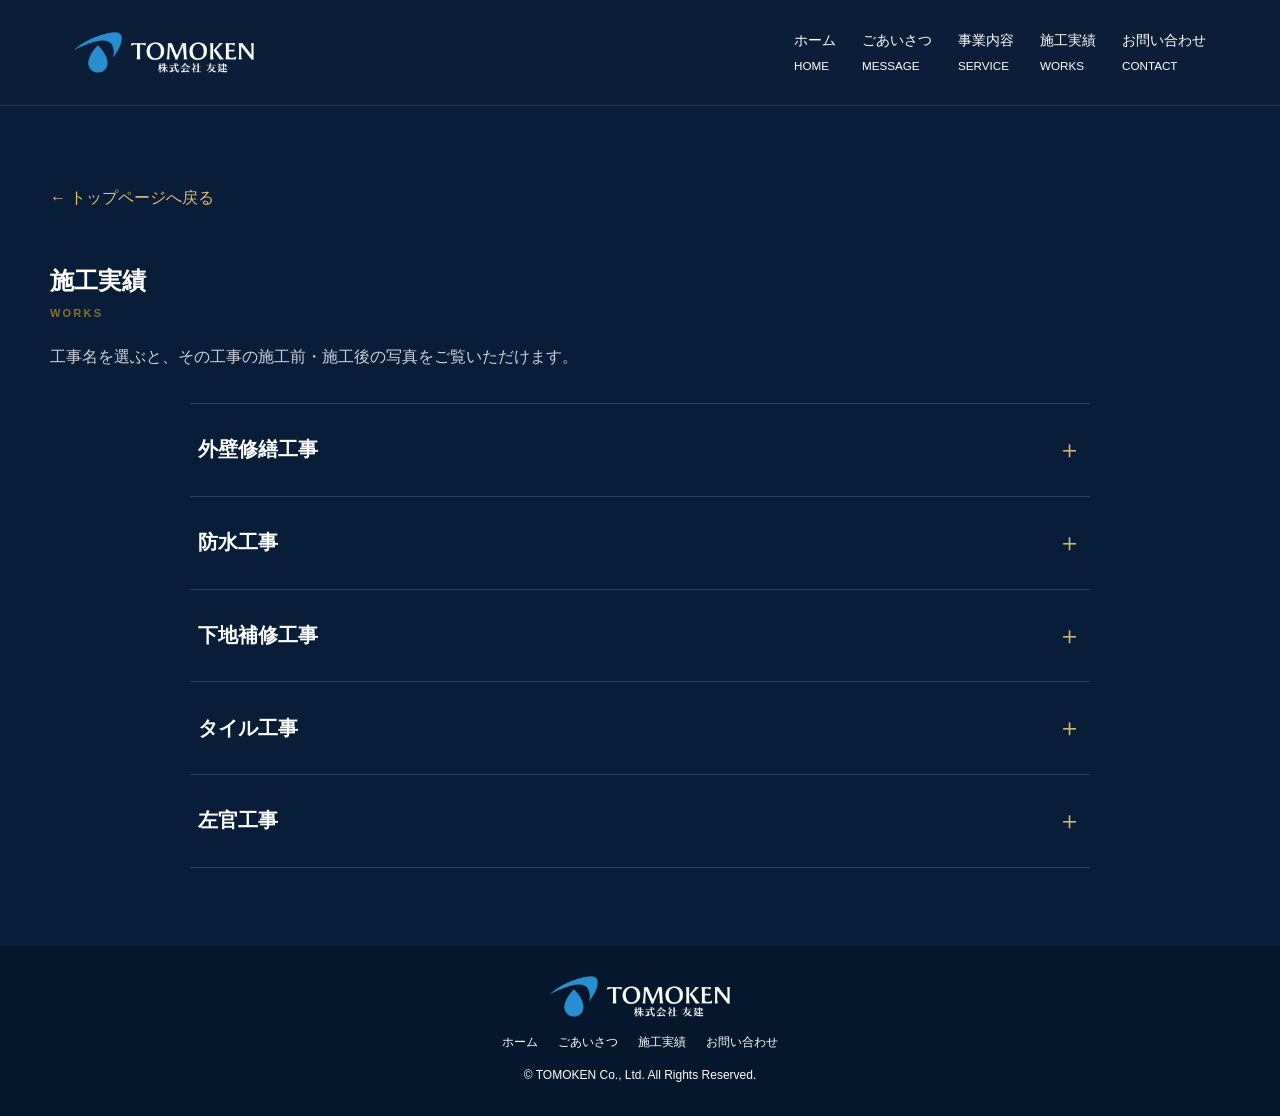
<file: preview/works.html>
<!doctype html><html lang="ja"><head><meta charset="utf-8"><meta name="viewport" content="width=device-width,initial-scale=1"><meta name="robots" content="noindex,nofollow"><title>施工実績｜株式会社 友建 TOMOKEN</title><meta name="description" content="株式会社友建｜外壁修繕工事・防水工事・左官工事・タイル工事・外壁工事全般"><link rel="stylesheet" href="style.css?v=final1"><link rel="stylesheet" href="gallery.css?v=compare1"></head><body class="original-variant">
<header class="header"><nav class="nav"><a href="index.html#home"><img class="logo" src="assets/logo_white.png" alt="株式会社 友建 TOMOKEN"></a><button class="menu" type="button" aria-label="メニュー" aria-expanded="false" aria-controls="site-navigation">☰</button><div class="navlinks" id="site-navigation"><a href="index.html#home">ホーム<br><small>HOME</small></a><a href="index.html#greeting">ごあいさつ<br><small>MESSAGE</small></a><a href="index.html#services">事業内容<br><small>SERVICE</small></a><a href="#works">施工実績<br><small>WORKS</small></a><a href="index.html#contact">お問い合わせ<br><small>CONTACT</small></a></div></nav></header>
<main id="home"><section id="works" class="works"><div class="works-inner"><a class="works-back" href="index.html">← トップページへ戻る</a><h2>施工実績<span class="en">WORKS</span></h2><p class="works-sub">工事名を選ぶと、その工事の施工前・施工後の写真をご覧いただけます。</p><div class="work-picker">
<details class="work-card work-choice" name="construction-work" id="work-exterior"><summary><h3>外壁修繕工事</h3><span class="work-choice-mark" aria-hidden="true">＋</span></summary><div class="work-choice-content"><div class="pair"><div><a class="image-link" href="assets/pairs/exterior_before.jpeg" data-lightbox aria-label="外壁修繕 Beforeの写真を拡大"><img src="assets/pairs/exterior_before.jpeg" alt="外壁修繕 Before" loading="lazy"></a><div class="label">施工前 · タップで拡大</div></div><div><a class="image-link" href="assets/pairs/exterior_after.jpeg" data-lightbox aria-label="外壁修繕 Afterの写真を拡大"><img src="assets/pairs/exterior_after.jpeg" alt="外壁修繕 After" loading="lazy"></a><div class="label after">施工後 · タップで拡大</div></div></div><p>写真をタップすると、拡大して比較できます。</p></div></details>
<details class="work-card work-choice" name="construction-work" id="work-waterproof"><summary><h3>防水工事</h3><span class="work-choice-mark" aria-hidden="true">＋</span></summary><div class="work-choice-content"><div class="pair"><div><a class="image-link" href="assets/pairs/waterproof_before.jpeg" data-lightbox aria-label="防水 Beforeの写真を拡大"><img src="assets/pairs/waterproof_before.jpeg" alt="防水 Before" loading="lazy"></a><div class="label">施工前 · タップで拡大</div></div><div><a class="image-link" href="assets/pairs/waterproof_after.jpeg" data-lightbox aria-label="防水 Afterの写真を拡大"><img src="assets/pairs/waterproof_after.jpeg" alt="防水 After" loading="lazy"></a><div class="label after">施工後 · タップで拡大</div></div></div><p>写真をタップすると、拡大して比較できます。</p></div></details>
<details class="work-card work-choice" name="construction-work" id="work-substrate"><summary><h3>下地補修工事</h3><span class="work-choice-mark" aria-hidden="true">＋</span></summary><div class="work-choice-content"><figure class="service-placeholder"><a class="image-link" href="assets/substrate-placeholder.png" data-lightbox aria-label="下地補修工事の画像を拡大"><img src="assets/substrate-placeholder.png" alt="下地補修工事の作業イメージ" loading="lazy"></a></figure><a class="works-back" href="index.html#contact">この工事について問い合わせる →</a></div></details>
<details class="work-card work-choice" name="construction-work" id="work-tile"><summary><h3>タイル工事</h3><span class="work-choice-mark" aria-hidden="true">＋</span></summary><div class="work-choice-content"><div class="pair"><div><a class="image-link" href="assets/pairs/tile_before.jpeg" data-lightbox aria-label="タイル Beforeの写真を拡大"><img src="assets/pairs/tile_before.jpeg" alt="タイル Before" loading="lazy"></a><div class="label">施工前 · タップで拡大</div></div><div><a class="image-link" href="assets/pairs/tile_after.jpeg" data-lightbox aria-label="タイル Afterの写真を拡大"><img src="assets/pairs/tile_after.jpeg" alt="タイル After" loading="lazy"></a><div class="label after">施工後 · タップで拡大</div></div></div><p>写真をタップすると、拡大して比較できます。</p></div></details>
<details class="work-card work-choice" name="construction-work" id="work-plaster"><summary><h3>左官工事</h3><span class="work-choice-mark" aria-hidden="true">＋</span></summary><div class="work-choice-content"><div class="pair"><div><a class="image-link" href="assets/pairs/plaster-before-new.jpeg" data-lightbox aria-label="左官 Beforeの写真を拡大"><img src="assets/pairs/plaster-before-new.jpeg" alt="左官 Before" loading="lazy"></a><div class="label">施工前 · タップで拡大</div></div><div><a class="image-link" href="assets/pairs/plaster-after-new.jpeg" data-lightbox aria-label="左官 Afterの写真を拡大"><img src="assets/pairs/plaster-after-new.jpeg" alt="左官 After" loading="lazy"></a><div class="label after">施工後 · タップで拡大</div></div></div><p>写真をタップすると、拡大して比較できます。</p></div></details>


</div></div></section></main><footer class="footer"><img src="assets/logo_white.png" alt="株式会社友建"><nav><a href="index.html#home">ホーム</a><a href="index.html#greeting">ごあいさつ</a><a href="#works">施工実績</a><a href="index.html#contact">お問い合わせ</a></nav><div>© TOMOKEN Co., Ltd. All Rights Reserved.</div></footer>
<script src="navigation.js?v=1"></script><dialog id="image-viewer" aria-label="画像の拡大表示"><button type="button" class="viewer-close" aria-label="拡大表示を閉じる">閉じる ×</button><img alt=""><p class="viewer-caption"></p></dialog><script src="gallery-compare.js?v=final1"></script><script src="work-choice.js?v=1"></script></body></html>
</file>
<file: preview/style.css>
:root{--navy:#061a33;--navy2:#0b294c;--gold:#c9a34a;--paper:#fff;--ink:#172234;--line:rgba(255,255,255,.16)}
*{box-sizing:border-box}html{scroll-behavior:smooth}body{margin:0;font-family:-apple-system,BlinkMacSystemFont,"Noto Sans JP","Yu Gothic",sans-serif;color:var(--ink);background:var(--paper);line-height:1.75}a{text-decoration:none;color:inherit}img{max-width:100%;display:block}
.header{position:sticky;top:0;z-index:50;background:rgba(6,26,51,.98);color:#fff;border-bottom:1px solid rgba(255,255,255,.12)}
.nav{max-width:1180px;margin:auto;min-height:78px;padding:10px 24px;display:flex;align-items:center;justify-content:space-between}.logo{width:180px;height:58px;object-fit:contain;object-position:left center}.navlinks{display:flex;gap:26px;align-items:center;font-size:14px}.navlinks a{padding:18px 0}.navlinks a:hover{color:#e1bf70}.menu{display:none;border:1px solid rgba(255,255,255,.45);background:transparent;color:#fff;font-size:26px;border-radius:7px;padding:2px 10px}
.hero{min-height:650px;background:linear-gradient(90deg,rgba(4,20,39,.88),rgba(4,20,39,.58) 48%,rgba(4,20,39,.12)),url("assets/hero_buildings.jpg") center/cover;display:flex;align-items:center;color:#fff}.hero-inner{max-width:1180px;width:100%;margin:auto;padding:90px 24px}.kicker{letter-spacing:.2em;font-size:14px;color:#fff}.hero h1{font-family:Georgia,"Times New Roman","Noto Serif JP",serif;font-weight:500;font-size:clamp(36px,5vw,62px);line-height:1.28;letter-spacing:.05em;margin:18px 0}.goldline{width:52px;height:2px;background:var(--gold);margin:24px 0}.hero p{font-size:18px;max-width:560px}.btn{display:inline-flex;align-items:center;justify-content:center;background:var(--navy);color:#fff;padding:14px 22px;margin-top:18px;border:0;cursor:pointer}.btn.gold{background:var(--gold)}
.services{display:grid;grid-template-columns:repeat(5,1fr);background:#091e36;color:#fff}.service{min-height:190px;padding:34px 20px;border-right:1px solid rgba(255,255,255,.16);display:flex;flex-direction:column;justify-content:center;text-align:center}.service:last-child{border-right:0}.service .icon{font-size:30px;color:#d5b35f;margin-bottom:7px}.service h3{color:#fff;font-size:18px;margin:0}.service span{font-size:10px;letter-spacing:.15em;color:#d5b35f;margin-top:3px}
.section{max-width:1180px;margin:auto;padding:78px 24px}.section h2{font-size:34px;margin:0;color:var(--navy)}.en{display:block;font-size:11px;letter-spacing:.2em;color:#8c6d2d;margin-top:2px}.greeting{display:block}.greeting p{margin:0 0 15px}.name{margin-top:22px;font-weight:700;color:var(--navy);font-size:18px}
.works{background:#071d38;color:#fff;max-width:none;padding:78px 24px}.works-inner{max-width:1180px;margin:auto}.works h2{color:#fff}.works-sub{color:rgba(255,255,255,.8);margin:8px 0 32px}.work-grid{display:grid;grid-template-columns:repeat(4,1fr);gap:16px}.work-card{background:#fff;color:var(--navy);overflow:hidden}.work-card h3{margin:0;padding:14px 16px;font-size:16px}.pair{display:grid;grid-template-columns:1fr 1fr}.pair img{width:100%;height:auto;aspect-ratio:4/3;object-fit:contain;display:block}.label{font-size:10px;text-align:center;padding:3px 0;color:#fff;background:#555}.label.after{background:var(--navy)}
.company{background:#071d38;color:#fff;padding:72px 24px}.company-inner{max-width:1180px;margin:auto}.company h2{color:#fff}.company table{width:100%;border-collapse:collapse;font-size:14px}.company td{border-bottom:1px solid var(--line);padding:11px 8px;vertical-align:top}.company td:nth-child(odd){width:14%;color:#d6b66d}.company td:nth-child(even){width:36%}
.contact{background:#061a33;color:#fff;padding:72px 24px}.contact-inner{max-width:1180px;margin:auto}.contact h2{color:#fff}.contact-grid{display:grid;grid-template-columns:1fr 1fr;gap:28px;margin-top:28px}.contact-card{border:1px solid rgba(255,255,255,.25);padding:38px 42px}.contact-card h3{color:#d6b66d;margin:0 0 18px;font-size:18px}.phone-number{font-size:34px;font-weight:700;letter-spacing:.02em}.hours{margin-top:12px}.email-note{font-size:18px;margin:18px 0}.contact-card .btn{width:100%;margin-top:18px}
.footer{background:#04172d;color:#fff;padding:30px 24px;text-align:center;font-size:12px}.footer img{width:180px;margin:0 auto 15px}.footer nav{display:flex;justify-content:center;gap:20px;flex-wrap:wrap;margin-bottom:12px}
@media(max-width:900px){.nav{min-height:68px;padding:8px 16px}.logo{width:165px;height:50px}.navlinks{display:none;position:absolute;left:0;right:0;top:68px;background:var(--navy);flex-direction:column;gap:0;padding:8px 18px}.navlinks.open{display:flex}.navlinks a{padding:13px 5px;width:100%;border-bottom:1px solid rgba(255,255,255,.1)}.menu{display:block}.hero{min-height:640px;background-position:center}.hero-inner{padding:75px 20px}.hero h1{font-size:32px}.hero p{font-size:16px}.services{grid-template-columns:1fr 1fr}.service{min-height:160px}.greeting{display:block}.work-grid{grid-template-columns:1fr 1fr}.pair img{height:auto}.company table{font-size:13px}.company td:nth-child(odd){width:22%}.company td:nth-child(even){width:28%}.contact-grid{grid-template-columns:1fr}.contact-card{padding:30px 24px}}
@media(max-width:520px){.hero{min-height:620px}.hero-inner{padding:65px 20px}.hero h1{font-size:32px}.services{grid-template-columns:1fr 1fr}.service{min-height:145px;padding:22px 10px}.service .icon{font-size:25px}.service h3{font-size:15px}.service span{font-size:8px}.section{padding:58px 20px}.section h2{font-size:29px}.work-grid{grid-template-columns:1fr}.pair img{height:auto}.company{padding:58px 20px}.company table{display:block}.company tbody,.company tr{display:block}.company tr{display:grid;grid-template-columns:28% 72%}.company td{width:auto!important;padding:9px 5px;border-bottom:1px solid var(--line)}.company td:nth-child(3){display:none}.company td:nth-child(4){display:none}.contact{padding:58px 20px}.contact-card{padding:28px 20px}.phone-number{font-size:30px}.footer nav{gap:12px;font-size:11px}}


.image-link{display:block;cursor:zoom-in}.image-link:focus-visible,.certificate-link:focus-visible{outline:3px solid #e1bf70;outline-offset:3px}.certificate-link{text-decoration:underline;text-underline-offset:4px;color:#e1bf70}.access{background:#071d38;color:white;padding:40px 24px}.access iframe{width:100%;height:380px;border:0;border-radius:4px}#image-viewer{border:0;border-radius:8px;background:#061a33;color:white;padding:60px 16px 16px;max-width:96vw;max-height:94dvh}#image-viewer::backdrop{background:rgba(0,0,0,.85)}#image-viewer img{max-width:85vw;max-height:72dvh;object-fit:contain;margin:auto}.viewer-close{position:absolute;right:12px;top:10px;padding:10px 16px;border:1px solid white;border-radius:4px;background:#061a33;color:white;cursor:pointer;font:inherit}.viewer-caption{text-align:center;margin:12px 0 0}body.viewer-open{overflow:hidden}@media(max-width:520px){.company td:nth-child(3),.company td:nth-child(4){display:block}.access{padding:32px 20px}.access iframe{height:320px}}

/* FV: high-resolution architectural visual, independent mobile composition */
.hero{position:relative;isolation:isolate;min-height:640px;background:#071d38;overflow:hidden}.hero-visual{position:absolute;inset:0;z-index:-2}.hero-visual img{width:100%;height:100%;object-fit:cover;object-position:62% center}.hero::after{content:"";position:absolute;inset:0;z-index:-1;background:linear-gradient(90deg,#071d38 0%,rgba(7,29,56,.97) 23%,rgba(7,29,56,.8) 40%,rgba(7,29,56,.16) 70%,rgba(7,29,56,0) 100%)}.hero-inner{padding:100px 32px}.hero h1{font-size:clamp(34px,4.3vw,60px);line-height:1.5;letter-spacing:.06em;margin:0 0 28px}.hero p{font-size:17px;line-height:2.1;margin:0;color:#e7edf4}.hero-image-note{position:absolute;right:18px;bottom:12px;font-size:10px;letter-spacing:.08em;color:white;text-shadow:0 1px 4px #000;background:#071d3866;padding:2px 8px}
@media(max-width:700px){.hero{display:flex;flex-direction:column;min-height:0;align-items:stretch}.hero-visual{position:relative;inset:auto;order:2;height:280px;z-index:auto}.hero-visual img{object-position:center 54%}.hero::after{display:none}.hero-inner{order:1;padding:42px 24px 36px}.hero h1{font-size:clamp(28px,6.9vw,42px);line-height:1.55;letter-spacing:.035em;margin:0 0 20px}.hero p{font-size:14px;line-height:2}.hero-visual::before{content:"";position:absolute;inset:0;background:linear-gradient(180deg,rgba(7,29,56,.15),transparent 25%);pointer-events:none}}
@media(prefers-reduced-motion:reduce){html{scroll-behavior:auto}}

/* Reference service layout: two, two, three */
.preview-bar{background:#f1eadb;color:#10233b;padding:8px 12px;text-align:center;font-size:12px;display:flex;gap:16px;justify-content:center;flex-wrap:wrap}.preview-bar a{text-decoration:underline}.services-redesign{display:block;background:radial-gradient(ellipse at top,#142940,#0b1c32 70%);padding:46px 20px 24px}.services-inner{max-width:1040px;margin:auto}.services-redesign h2{text-align:center;font-family:"Yu Mincho",serif;font-size:36px;line-height:1.4;margin:0 0 30px}.services-redesign h2 span{display:flex;align-items:center;justify-content:center;gap:24px;font:13px/2 sans-serif;letter-spacing:.4em;color:#cfb365;margin-top:8px}.services-redesign h2 span:before,.services-redesign h2 span:after{content:"";width:62px;height:1px;background:#bda764}.service-grid{display:grid;grid-template-columns:repeat(6,minmax(0,1fr))}.services-redesign .service{grid-column:span 3;border:0;border-bottom:1px solid #ffffff30;border-right:1px solid #ffffff30;padding:24px 8px 16px;min-height:200px;gap:10px}.services-redesign .service:nth-child(2),.services-redesign .service:nth-child(4),.services-redesign .service:nth-child(7){border-right:0}.services-redesign .service:nth-child(n+5){grid-column:span 2;border-bottom:0}.services-redesign svg{width:52px;height:52px;color:#ccb168;margin:0 auto 8px}.services-redesign .service h3{font-size:24px;line-height:1.4;white-space:nowrap}.services-redesign .service span{font-size:12px;letter-spacing:.16em;margin:0;color:#d6bd78}.service-arrow{font:26px/1 serif;color:white;font-weight:400}.service:hover{background:#ffffff08}.service-other{border:1px solid #c5aa67;display:flex;align-items:center;gap:20px;padding:18px 20px;margin:0 4px;color:white}.service-other svg{width:42px;height:42px;flex-shrink:0;margin:0}.service-other span{font-size:14px;line-height:1.8}.service-other b{margin-left:auto;font-size:24px;font-weight:400}#works [id]{scroll-margin-top:100px}.service:focus-visible,.service-other:focus-visible{outline:2px solid #e1bf70;outline-offset:-4px}
.original-variant .hero{display:flex;flex-direction:row;min-height:650px}.original-variant .hero-visual{position:absolute;inset:0;z-index:-2;height:auto}.original-variant .hero-visual img{object-fit:cover;object-position:center 48%}.original-variant .hero::after{display:block;background:linear-gradient(90deg,rgba(4,20,39,.86),rgba(4,20,39,.58) 48%,rgba(4,20,39,.14))}.original-variant .hero-inner{padding:90px 24px}.original-variant .hero-visual::before{display:none}
@media(max-width:700px){.services-redesign{padding:32px 10px 14px}.services-redesign h2{font-size:27px;margin-bottom:20px}.services-redesign h2 span{font-size:10px;gap:20px}.services-redesign h2 span:before,.services-redesign h2 span:after{width:40px}.services-redesign .service{min-height:166px;padding:15px 4px 12px;gap:8px}.services-redesign svg{width:43px;height:43px;margin-bottom:5px}.services-redesign .service h3{font-size:clamp(15px,3.8vw,22px)}.services-redesign .service span{font-size:clamp(8px,2.25vw,12px);letter-spacing:.12em}.services-redesign .service:nth-child(n+5) h3{font-size:clamp(15px,4vw,22px)}.service-other{gap:12px;padding:12px 10px}.service-other span{font-size:11px}.service-other svg{width:32px;height:32px}.original-variant .hero{min-height:620px}.original-variant .hero-inner{padding:65px 20px}.original-variant .hero h1{font-size:32px}.original-variant .hero p{font-size:16px}.original-variant .hero-visual img{object-position:center}.preview-bar{gap:6px 12px;font-size:10px}}

.original-hero-title>span{display:block;white-space:nowrap}@media(max-width:700px){.original-variant .hero .original-hero-title{font-size:clamp(23px,6.5vw,32px);letter-spacing:.02em;line-height:1.65}}


/* A: expressive serif composition retaining the original building. */
.original-variant .hero{min-height:720px}.original-variant .hero:after{background:linear-gradient(90deg,rgba(3,18,36,.88) 0%,rgba(3,18,36,.65) 42%,rgba(3,18,36,.15) 78%)}.original-variant .hero .original-hero-title{font-family:'Yu Mincho','Hiragino Mincho ProN','Noto Serif JP',serif;font-weight:700;line-height:1.25;letter-spacing:.035em;margin:0 0 32px;text-shadow:0 2px 18px rgba(0,0,0,.2)}.original-hero-title .hero-opening{font-size:clamp(36px,4.5vw,64px)}.original-hero-title .hero-emphasis{font-size:clamp(76px,9vw,132px);line-height:1.3;margin:4px 0 8px;letter-spacing:.015em}.original-hero-title .hero-future{font-size:clamp(40px,5vw,72px)}.original-variant .hero-inner{padding:80px 32px}.original-variant .hero p{font-size:17px;line-height:2.1;font-weight:500}.original-variant .hero-visual img{object-position:58% center}@media(max-width:700px){.original-variant .hero{min-height:660px;align-items:center}.original-variant .hero-inner{padding:64px 24px 62px}.original-variant .hero .original-hero-title{line-height:1.3;letter-spacing:.02em;margin-bottom:30px}.original-hero-title .hero-opening{font-size:clamp(30px,9.3vw,52px)}.original-hero-title .hero-emphasis{font-size:clamp(72px,23vw,128px);line-height:1.22;margin:7px 0 14px}.original-hero-title .hero-future{font-size:clamp(32px,9.5vw,58px);letter-spacing:0}.original-variant .hero p{font-size:clamp(12px,3.6vw,16px);line-height:2.1}.original-variant .hero:after{background:linear-gradient(90deg,rgba(3,18,36,.76),rgba(3,18,36,.44) 65%,rgba(3,18,36,.18))}.original-variant .hero-visual img{object-position:55% center}}

/* Client supplied hero photograph: preserve the main tower on narrow screens. */
.original-variant .hero-visual img{object-position:46% center}@media(max-width:700px){.original-variant .hero-visual img{object-position:43% center}.original-variant .pair .label{font-size:11px}}

/* Compact mobile hero, anchored to the photograph's top edge. */
@media(max-width:700px){.original-variant .hero{min-height:520px}.original-variant .hero-inner{padding:46px 24px 42px}.original-variant .hero-visual img{object-position:43% top}}

/* Show the certificate itself, with a full-image enlargement link. */
.original-variant .certificate-link{display:inline-flex;flex-direction:column;align-items:flex-start;gap:12px;padding:12px 0;color:var(--gold)}.original-variant .certificate-thumbnail{display:block;width:240px;max-width:100%;height:auto;object-fit:contain;background:#fff;border:1px solid #c5ab69}.original-variant .certificate-link span{font-size:13px;line-height:1.8}.original-variant #company{scroll-margin-top:100px}@media(max-width:700px){.original-variant .certificate-thumbnail{width:200px}}

/* Consistent company facts and a balanced certificate panel. */
.original-variant .company-inner{max-width:860px}.company-facts{margin:0}.company-fact{display:grid;grid-template-columns:160px minmax(0,1fr);gap:24px;padding:18px 0;border-bottom:1px solid var(--line);font-size:14px;line-height:1.9}.company-fact dt{color:#d6b66d}.company-fact dd{margin:0}.company-certificate{margin-top:32px;padding:30px 36px;display:flex;align-items:center;justify-content:space-between;gap:32px;border:1px solid var(--line);background:rgba(255,255,255,.025)}.certificate-eyebrow{font-size:10px;letter-spacing:.18em;color:#d6b66d}.company-certificate h3{font-size:24px;margin:12px 0}.company-certificate p{font-size:13px;line-height:1.9;color:#ced7e1}.company-certificate .certificate-hint{margin-top:24px}.original-variant .company-certificate .certificate-link{padding:0;align-items:center;flex-shrink:0}.original-variant .company-certificate .certificate-thumbnail{width:190px}@media(max-width:600px){.company-fact{grid-template-columns:84px minmax(0,1fr);gap:16px;font-size:13px;padding:16px 0}.company-certificate{padding:24px 18px;gap:20px;flex-direction:column;align-items:center;text-align:center}.company-certificate h3{font-size:22px}.company-certificate .certificate-hint{display:none}.original-variant .company-certificate .certificate-thumbnail{width:210px}}

.works-page-link{display:flex;align-items:center;justify-content:space-between;max-width:480px;border:1px solid #c5ab69;padding:22px 26px;color:#e1bf70;text-decoration:none;font-size:18px}.works-page-link:hover{background:#ffffff0a}.works-back{display:inline-block;color:#e1bf70;margin-bottom:28px}.work-card{scroll-margin-top:110px}.company-fact .certificate-link{padding:0!important;font-size:14px}

.work-picker{max-width:900px;margin:auto}.work-choice{background:transparent;border-bottom:1px solid var(--line);color:white}.work-choice:first-child{border-top:1px solid var(--line)}.work-choice summary{display:flex;align-items:center;justify-content:space-between;gap:20px;padding:24px 8px;cursor:pointer;list-style:none}.work-choice summary::-webkit-details-marker{display:none}.work-choice summary h3{margin:0;padding:0;color:white;background:transparent;font-size:20px}.work-choice-mark{color:#d6b66d;font-size:25px}.work-choice[open] .work-choice-mark{transform:rotate(45deg)}.work-choice-content{padding:0 8px 24px}.work-choice-content p{font-size:13px;color:#cdd6e0}.work-choice .pair img{height:auto;width:100%;object-fit:contain}.work-choice summary:focus-visible{outline:2px solid #d6b66d;outline-offset:3px}@media(max-width:600px){.work-choice summary h3{font-size:18px}.work-choice summary{padding:22px 0}.work-choice-content{padding:0 0 20px}}

.service-placeholder{margin:0}.service-placeholder img{display:block;width:100%;max-height:480px;object-fit:contain}.service-placeholder figcaption{padding:12px;background:#102e48;color:#ead39d;font-size:13px;line-height:1.8}

.phone-link{display:inline-block;color:inherit;text-decoration:none}.phone-link:hover{text-decoration:underline}.email-note{line-height:1.9}.navlinks a:focus-visible,.menu:focus-visible,.btn:focus-visible,.phone-link:focus-visible{outline:2px solid #e1bf70;outline-offset:4px}

.service-static{cursor:default}.service-static:hover{background:transparent}
</file>
<file: preview/gallery.css>
#image-viewer{width:min(1200px,96vw);max-width:96vw;max-height:94dvh;padding:18px;border:1px solid #ffffff30;border-radius:8px;background:#071a2e;color:#fff;overflow:auto;box-sizing:border-box}#image-viewer::backdrop{background:#000d}#image-viewer .gallery-header{display:flex;justify-content:space-between;align-items:center;gap:20px;margin:0 0 14px}#image-viewer #gallery-title{margin:0;font-family:inherit;font-size:19px;font-weight:700;line-height:1.5;letter-spacing:0;color:white}#image-viewer .viewer-close{position:static;flex-shrink:0;padding:8px 14px;border:1px solid #ffffff80;border-radius:4px;color:white;background:transparent;font:inherit;font-size:13px;cursor:pointer}#image-viewer .gallery-controls{display:flex;gap:8px;margin:0 0 16px}#image-viewer .gallery-controls[hidden]{display:none}#image-viewer .gallery-controls button{border:1px solid #ffffff70;background:#132b42;color:#fff;border-radius:4px;padding:10px 18px;font:inherit;font-size:14px;cursor:pointer;min-height:44px}#image-viewer .gallery-controls button[aria-pressed=true]{background:#d4bd83;color:#071a2e;border-color:#d4bd83;font-weight:700}#image-viewer .gallery-stage{display:grid;grid-template-columns:minmax(0,1fr);gap:16px;min-width:0}#image-viewer.gallery-comparing .gallery-stage{grid-template-columns:repeat(2,minmax(0,1fr))}#image-viewer figure{margin:0;min-width:0;background:#0c2339;border:1px solid #ffffff26}#image-viewer figcaption{text-align:center;font:600 13px/1.5 sans-serif;letter-spacing:.05em;padding:8px;background:#173149;color:#fff}#image-viewer img{display:block;width:100%;height:auto;max-width:100%;max-height:calc(94dvh - 220px);object-fit:contain;margin:0 auto}#image-viewer.gallery-comparing img{height:min(55vh,480px);max-height:none;object-fit:contain}#image-viewer .gallery-photo-choice{display:block;width:100%;padding:0;border:0;background:transparent;cursor:zoom-in;color:inherit}#image-viewer .viewer-caption{text-align:center;color:#d6e1eb;font:12px/1.7 sans-serif;margin:14px 0 0}#image-viewer button:focus-visible{outline:3px solid #53b9f3;outline-offset:3px}body.viewer-open{overflow:hidden}@media(max-width:600px){#image-viewer{padding:12px;width:96vw;max-height:94dvh}#image-viewer #gallery-title{font-size:16px}#image-viewer .gallery-header{gap:10px;margin-bottom:12px}#image-viewer .viewer-close{font-size:12px;padding:8px 10px}#image-viewer .gallery-controls{gap:5px;margin-bottom:12px}#image-viewer .gallery-controls button{flex:1;padding:10px 4px;font-size:12px;white-space:nowrap}#image-viewer .gallery-stage{gap:6px}#image-viewer figcaption{font-size:10px;padding:7px 2px;letter-spacing:0}#image-viewer.gallery-comparing img{height:auto;aspect-ratio:4/3;object-fit:contain}#image-viewer img{max-height:calc(94dvh - 210px)}#image-viewer .viewer-caption{font-size:11px;text-align:left}}
</file>
<file: preview/design-b.css>
:root{--navy:#0a2037;--deep:#071a2e;--ink:#172b3e;--gold:#c7ae72;--muted:#697580;--paper:#f6f5f1;--line:#dfe3e5}*{box-sizing:border-box}html{scroll-behavior:smooth;scroll-padding-top:100px}body{margin:0;color:var(--ink);background:#fff;font-family:-apple-system,BlinkMacSystemFont,"Yu Gothic",Meiryo,sans-serif;line-height:1.85;-webkit-font-smoothing:antialiased}a{color:inherit;text-decoration:none}img{display:block;max-width:100%}button{font:inherit}a,button,summary{-webkit-tap-highlight-color:transparent}a:focus-visible,button:focus-visible,summary:focus-visible{outline:3px solid #3686bb;outline-offset:5px}h1,h2,h3,p{margin:0}h1,h2{font-family:"Yu Mincho","Hiragino Mincho ProN",serif;font-weight:500}h2{font-size:clamp(28px,3.3vw,43px);line-height:1.6;letter-spacing:.045em}.section{max-width:1248px;margin:auto;padding:96px 44px}.eyebrow{font-size:11px;letter-spacing:.2em;line-height:1.6;color:#897141;font-weight:600;margin-bottom:22px}.section-heading{display:flex;align-items:flex-end;justify-content:space-between;gap:40px;margin-bottom:42px}.section-heading>p,.section-heading>div>p:not(.eyebrow){font-size:14px;line-height:2;color:var(--muted)}.sr-only,.skip-link:not(:focus){position:absolute;width:1px;height:1px;padding:0;overflow:hidden;clip:rect(0,0,0,0);white-space:nowrap}.skip-link:focus{position:fixed;top:0;left:0;background:white;color:var(--navy);padding:16px;z-index:100}.mobile-only{display:none}.review-strip{display:flex;justify-content:center;gap:28px;background:#eee8d9;color:#473e2c;font-size:11px;padding:5px 14px}.review-strip a{text-decoration:underline;text-underline-offset:3px}.site-header{position:sticky;top:0;z-index:30;background:var(--navy);color:white;border-bottom:1px solid #ffffff22}.header-inner{max-width:1440px;padding:10px 44px;min-height:84px;margin:auto;display:flex;align-items:center;justify-content:space-between;gap:32px}.brand img{width:180px;height:58px;object-fit:contain}.primary-nav{display:flex;align-items:center;gap:30px;font-size:13px;letter-spacing:.03em}.primary-nav>a{padding:13px 0}.primary-nav>a:hover{color:var(--gold)}.primary-nav .nav-contact{border:1px solid #ffffff55;padding:10px 20px;display:flex;gap:24px}.menu-button{display:none}.hero{position:relative;isolation:isolate;background:var(--navy);color:white;min-height:660px;display:flex;align-items:center;overflow:hidden}.hero-image{position:absolute;inset:0;z-index:-2}.hero-image img{width:100%;height:100%;object-fit:cover;object-position:65% center}.hero:after{content:"";position:absolute;inset:0;z-index:-1;background:linear-gradient(90deg,#0a2037 0%,#0a2037 22%,rgba(10,32,55,.96) 29%,rgba(10,32,55,.65) 45%,rgba(10,32,55,0) 75%)}.hero-copy{width:100%;max-width:1248px;margin:auto;padding:90px 44px 120px}.hero .eyebrow{color:#cfbd94;font-size:10px;letter-spacing:.22em;margin-bottom:30px}.hero h1{font-size:clamp(36px,4.1vw,58px);line-height:1.65;letter-spacing:.055em}.hero-lead{font-size:17px;line-height:2.2;margin-top:30px}.hero-location{margin-top:28px;font-size:12px;letter-spacing:.12em;color:#d5dfeb}.image-note{position:absolute;bottom:16px;right:22px;color:white;background:#071a2e66;padding:2px 8px;font-size:10px}.scroll-note{position:absolute;left:max(44px,calc((100% - 1160px)/2));bottom:28px;font-size:11px;letter-spacing:.12em;display:flex;align-items:center;gap:34px}.scroll-note span{font-size:20px}.fact-strip{display:flex;justify-content:center;gap:0;background:var(--paper);border-bottom:1px solid var(--line);padding:20px 24px;font-size:12px}.fact-strip div{padding:0 40px;border-right:1px solid #d9dcd8}.fact-strip div:last-child{border:0}.fact-strip span{font-size:9px;letter-spacing:.18em;color:#8d7548;margin-right:18px}.projects{display:grid;grid-template-columns:1fr 1fr;gap:46px 30px}.project{scroll-margin-top:110px}.project-images{display:grid;grid-template-columns:1fr 1fr;gap:3px;background:#f0f1ed}.project-images a{position:relative;display:block;cursor:zoom-in;overflow:hidden}.project-images img{width:100%;height:auto;aspect-ratio:4/3;object-fit:contain;transition:transform .3s}.project-images a:hover img{transform:scale(1.025)}.photo-label{position:absolute;left:0;top:0;padding:5px 12px;background:#52616df2;color:white;font-size:11px;line-height:1.6}.photo-label.after{background:#0a2037f2}.photo-label small{margin-left:7px;font-size:8px;letter-spacing:.1em}.photo-zoom{position:absolute;bottom:8px;right:8px;width:26px;height:26px;border-radius:50%;display:grid;place-items:center;background:#ffffffed;color:var(--navy);font-size:17px}.project-caption{display:flex;justify-content:space-between;align-items:center;padding:20px 0;border-bottom:1px solid var(--line)}.project-number{font-size:9px;letter-spacing:.17em;color:#877145;margin-bottom:7px}.project h3{font-size:20px;font-weight:600;letter-spacing:.06em}.project-caption p:last-child{font-size:12px;color:var(--muted);margin-top:6px}.project-mark{color:#8a7650;font-size:26px}.services{background:var(--deep);color:white}.services .eyebrow{color:var(--gold)}.services .section-heading>p{color:#c5d0db}.service-grid{display:grid;grid-template-columns:repeat(6,minmax(0,1fr));border-top:1px solid #ffffff30}.service-item{grid-column:span 3;display:flex;flex-direction:column;align-items:center;text-align:center;padding:28px 10px 22px;border-bottom:1px solid #ffffff30;border-right:1px solid #ffffff30;transition:background .2s}.service-item:nth-child(2),.service-item:nth-child(4),.service-item:nth-child(7){border-right:0}.service-item:nth-child(n+5){grid-column:span 2}.service-item:hover{background:#ffffff08}.service-item svg{width:47px;height:47px;color:var(--gold);margin-bottom:16px}.service-item h3{font-size:21px;letter-spacing:.05em;font-weight:600}.service-en{font-size:10px;letter-spacing:.17em;color:var(--gold);margin-top:5px}.service-action{font-size:11px;color:#d4dde6;margin-top:18px;display:flex;gap:24px;align-items:center}.service-action b{font-size:17px;font-weight:400}.other-services{margin-top:26px;border:1px solid #c7ae7280;display:flex;align-items:center;justify-content:space-between;padding:23px 30px;gap:24px;font-size:13px;color:#d8e1e9}.other-services strong{font-weight:400;color:white}.other-services b{font-size:26px;color:var(--gold);font-weight:400}.greeting{display:grid;grid-template-columns:1fr 1fr;gap:76px}.greeting h2{font-size:34px}.greeting-brand{font-family:Georgia,serif;color:#e5e8e9;font-size:clamp(38px,5vw,65px);letter-spacing:.04em;margin-top:44px}.greeting-copy{font-size:14px;line-height:2.2;padding-top:36px}.greeting-copy>p{margin-bottom:20px}.greeting-copy .signature{margin:30px 0 0;font-size:24px;letter-spacing:.15em}.signature span{display:block;font-size:11px;letter-spacing:.04em;color:var(--muted);margin-bottom:6px}.company-section{background:var(--paper)}.company-layout{display:grid;grid-template-columns:1fr 1.65fr;gap:76px}.company-heading>p:not(.eyebrow){font-size:14px;line-height:2;margin-top:23px;color:var(--muted)}.company-details{margin:0}.company-details>div{display:grid;grid-template-columns:125px 1fr;padding:16px 0;border-bottom:1px solid #d8dddc;font-size:13px}.company-details>div:first-child{border-top:1px solid #d8dddc}.company-details dt{font-weight:600}.company-details dd{margin:0;overflow-wrap:anywhere}.company-details a:not(.text-link):hover{text-decoration:underline}.certificate-card{display:block;margin-top:32px;max-width:180px;background:white;border:1px solid #e0e2dc;padding:12px;cursor:zoom-in}.certificate-card img{width:100%;height:165px;object-fit:contain}.certificate-card>span{display:flex;justify-content:space-between;align-items:center;font-size:11px;padding:10px 2px 0}.text-link{display:inline-flex;gap:22px;align-items:center;border-bottom:1px solid #9ba7ae;font-size:13px;padding-bottom:3px}.faq-layout{display:grid;grid-template-columns:1fr 1.65fr;gap:76px}.faq-list details{border-bottom:1px solid var(--line)}.faq-list details:first-child{border-top:1px solid var(--line)}.faq-list summary{cursor:pointer;list-style:none;display:flex;justify-content:space-between;align-items:center;gap:20px;padding:22px 0;font-size:14px;font-weight:600}.faq-list summary::-webkit-details-marker{display:none}.faq-list summary span{font-size:18px;font-weight:400;color:#927c4c;transition:transform .2s}.faq-list details[open] summary span{transform:rotate(45deg)}.faq-list details p{font-size:13px;color:var(--muted);padding:0 26px 22px 0;line-height:2}.contact{background:var(--navy);color:white}.contact .eyebrow{color:var(--gold)}.contact .section-heading>p{color:#c8d4df}.contact-options{display:grid;grid-template-columns:1fr 1fr;border-top:1px solid #ffffff33;border-bottom:1px solid #ffffff33}.phone-contact,.mail-contact{padding:32px 36px;position:relative}.phone-contact{border-right:1px solid #ffffff33;display:flex;flex-direction:column;justify-content:center;align-items:flex-start}.contact-label{font-size:12px;color:#d0bb8c;letter-spacing:.08em}.phone-contact strong{font-size:clamp(28px,3.2vw,42px);font-weight:500;letter-spacing:.025em;line-height:1.8;white-space:nowrap}.phone-contact>span:last-of-type{font-size:11px;color:#d3dce6}.phone-contact>b{position:absolute;right:28px;top:50%;font-size:23px;font-weight:400}.mail-contact{display:flex;flex-direction:column;align-items:flex-start;gap:10px}.mail-button{width:100%;display:flex;justify-content:space-between;align-items:center;padding:14px 20px;background:#c9b27e;color:#10273b;font-size:16px;letter-spacing:.04em}.mail-button:hover{background:#dec89b}.email-address{font-size:13px;text-decoration:underline;text-underline-offset:4px;overflow-wrap:anywhere}.mail-note{font-size:10px;color:#ced8e2}.contact-hint{margin-top:22px;color:#c8d4df;font-size:12px}.access iframe{display:block;width:100%;height:380px;border:0;background:#edf0ec}.access .section-heading{align-items:center}.access .text-link{margin-top:12px}.footer{background:var(--deep);color:white}.footer-inner{max-width:1440px;margin:auto;padding:36px 44px;display:flex;align-items:center;gap:45px}.footer nav{display:flex;gap:24px;font-size:11px;margin-left:auto}.footer p{font-size:10px;color:#bec9d4}.mobile-contact{display:none}#image-viewer{max-width:96vw;max-height:94dvh;padding:58px 16px 16px;border:0;border-radius:6px;background:var(--deep);color:white}#image-viewer::backdrop{background:#000d}#image-viewer img{max-width:85vw;max-height:72dvh;object-fit:contain;margin:auto}.viewer-close{position:absolute;right:10px;top:10px;cursor:pointer;background:transparent;color:white;border:1px solid #ffffff80;border-radius:3px;padding:7px 14px}.viewer-caption{text-align:center;font-size:12px;margin-top:10px}body.viewer-open{overflow:hidden}
@media(max-width:1050px){.header-inner{padding:10px 24px}.primary-nav{gap:18px;font-size:12px}.primary-nav .nav-contact{padding:8px 12px;gap:10px}.greeting,.company-layout,.faq-layout{gap:38px}.footer-inner{flex-wrap:wrap;gap:22px}.footer p{width:100%;text-align:center}.fact-strip div{padding:0 24px}.phone-contact,.mail-contact{padding:26px 22px}.phone-contact>b{right:12px}}
@media(max-width:760px){html{scroll-padding-top:80px}.section{padding:62px 22px}.eyebrow{font-size:9px;letter-spacing:.17em;margin-bottom:16px}h2{font-size:29px}.section-heading{display:block;margin-bottom:30px}.section-heading>p,.section-heading>div>p:not(.eyebrow){margin-top:20px;font-size:12px}.review-strip{font-size:10px;gap:20px}.header-inner{min-height:70px;padding:7px 20px}.brand img{width:165px;height:54px}.menu-button{display:flex;align-items:center;justify-content:center;width:44px;height:44px;border:1px solid #ffffff66;border-radius:3px;background:none;color:white}.menu-lines,.menu-lines:before,.menu-lines:after{display:block;width:19px;height:1px;background:white;position:relative}.menu-lines:before,.menu-lines:after{content:"";position:absolute;left:0}.menu-lines:before{top:-6px}.menu-lines:after{top:6px}.menu-button[aria-expanded=true] .menu-lines{background:transparent}.menu-button[aria-expanded=true] .menu-lines:before{top:0;transform:rotate(45deg)}.menu-button[aria-expanded=true] .menu-lines:after{top:0;transform:rotate(-45deg)}.primary-nav{display:none;position:absolute;top:100%;left:0;right:0;background:var(--navy);padding:12px 22px 24px;box-shadow:0 12px 18px #0002}.primary-nav.is-open{display:flex;flex-direction:column;align-items:stretch;gap:0}.primary-nav>a{padding:14px 0;border-bottom:1px solid #ffffff20;font-size:14px}.primary-nav .nav-contact{margin-top:15px;padding:12px 14px;justify-content:space-between}.hero{display:flex;flex-direction:column;align-items:stretch;min-height:0}.hero-image{position:relative;inset:auto;z-index:auto;order:2;height:270px}.hero-image img{object-position:center 58%}.hero:after{display:none}.hero-copy{padding:42px 22px 35px;order:1}.hero .eyebrow{font-size:8px;letter-spacing:.16em;margin-bottom:24px}.hero h1{font-size:clamp(29px,7.7vw,44px);line-height:1.65;letter-spacing:.035em}.hero-lead{font-size:14px;line-height:2;margin-top:24px}.hero-location{font-size:10px;letter-spacing:.07em;margin-top:20px}.image-note{right:12px;bottom:10px;font-size:9px}.scroll-note{display:none}.fact-strip{padding:18px 22px;display:grid;grid-template-columns:1fr 1fr;gap:12px;font-size:10px}.fact-strip div{padding:0;border:0}.fact-strip div:nth-child(2){grid-column:1/-1;grid-row:2}.fact-strip span{font-size:8px;margin-right:9px}.mobile-only{display:block}.projects{grid-template-columns:1fr;gap:30px}.project-caption{padding:16px 0}.project h3{font-size:19px}.project-caption p:last-child{font-size:11px}.project-number{font-size:8px}.photo-label{font-size:10px;padding:3px 7px}.photo-label small{display:block;font-size:7px;margin:0}.photo-zoom{width:24px;height:24px}.services .section{padding:58px 14px 28px}.services .section-heading{padding:0 8px}.services .section-heading>p{font-size:12px}.service-item{padding:23px 5px 18px}.service-item svg{width:40px;height:40px;margin-bottom:14px}.service-item h3{font-size:clamp(15px,4vw,20px);letter-spacing:0;white-space:nowrap}.service-en{font-size:clamp(7px,2.2vw,10px);letter-spacing:.1em}.service-action{font-size:9px;gap:9px;margin-top:14px}.service-action b{font-size:14px}.service-item:nth-child(n+5) .service-action{font-size:8px;gap:5px}.other-services{padding:16px 12px;margin-top:20px;font-size:11px;gap:12px}.other-services b{font-size:20px}.greeting{grid-template-columns:1fr;gap:24px}.greeting h2{font-size:28px}.greeting-brand{display:none}.greeting-copy{font-size:13px;padding:0}.greeting-copy>p{margin-bottom:16px}.greeting-copy .signature{font-size:22px;margin-top:24px}.company-layout{grid-template-columns:1fr;gap:30px}.company-heading{position:relative;padding-right:106px;min-height:185px}.company-heading>p:not(.eyebrow){font-size:12px;margin-top:18px}.certificate-card{position:absolute;right:0;top:20px;width:90px;margin:0;padding:6px}.certificate-card img{height:105px}.certificate-card>span{font-size:8px;padding-top:5px}.company-details>div{grid-template-columns:89px 1fr;font-size:12px;padding:14px 0;gap:10px}.company-details .text-link{font-size:12px;gap:10px}.faq-layout{grid-template-columns:1fr;gap:30px}.faq-list summary{font-size:13px;padding:18px 0;gap:12px}.faq-list details p{font-size:12px;padding-bottom:18px}.contact-options{grid-template-columns:1fr}.phone-contact{padding:24px 0;border-right:0;border-bottom:1px solid #ffffff33}.phone-contact strong{font-size:36px}.mail-contact{padding:25px 0}.contact-label{font-size:11px}.phone-contact>b{right:6px}.contact-hint{font-size:11px;margin-top:18px}.access .section-heading>div>p:not(.eyebrow){font-size:12px}.access iframe{height:300px}.footer-inner{padding:32px 22px 92px;display:flex;flex-direction:column;align-items:flex-start;gap:24px}.footer nav{margin:0;flex-wrap:wrap;gap:12px 20px}.footer p{text-align:left}.mobile-contact:not([hidden]){display:grid;grid-template-columns:1fr 1fr;position:fixed;left:0;right:0;bottom:0;z-index:25;box-shadow:0 -3px 16px #0002;padding-bottom:env(safe-area-inset-bottom);background:#cbb783}.mobile-contact a{display:flex;justify-content:center;align-items:center;gap:23px;padding:15px 10px;background:var(--navy);color:white;font-size:12px}.mobile-contact a:last-child{background:#cbb783;color:var(--navy)}body.viewer-open .mobile-contact{display:none}}
@media(prefers-reduced-motion:reduce){html{scroll-behavior:auto}*,*:before,*:after{transition:none!important}}

/* B concept: architectural editorial typography */
h1,h2{font-family:"Tomoken Display","Noto Sans JP","Yu Gothic",Meiryo,sans-serif;font-weight:900;letter-spacing:-.055em}h2{line-height:1.4}.eyebrow{font-family:Arial,sans-serif;letter-spacing:.13em;font-weight:700}.section-heading h2{font-size:clamp(32px,3.6vw,50px)}.greeting h2{font-size:38px}.hero-editorial{background:#f0f0e9;color:#09243b;min-height:760px;height:calc(100svh - 110px);max-height:960px;position:relative;isolation:isolate;display:block;overflow:hidden}.hero-editorial:after{display:none}.hero-editorial-inner{position:relative;max-width:1440px;height:100%;min-height:760px;margin:auto;padding:35px 64px 74px;z-index:2;display:flex;flex-direction:column;align-items:flex-start;pointer-events:none}.hero-editorial-inner a{pointer-events:auto}.hero-topline{display:flex;justify-content:space-between;width:100%;font:10px/1.5 Arial,sans-serif;font-weight:700;letter-spacing:.13em}.hero-topline>span:last-child{color:#fff;background:#09243bdd;padding:9px 12px;margin:-9px -12px 0 0}.hero-title-block{margin-top:42px}.hero-kicker{font-size:17px;font-weight:700;letter-spacing:.08em;margin:0 0 16px}.hero-editorial h1{font-size:clamp(96px,11.5vw,166px);font-weight:900;line-height:1.02;letter-spacing:-.085em;margin:0}.hero-editorial h1>span{display:block;width:max-content;padding:0 .08em .07em 0}.hero-editorial h1>span+span{margin-left:.55em}.hero-photo{position:absolute;inset:104px 0 72px 47%;z-index:0;overflow:hidden}.hero-photo img{width:100%;height:100%;object-fit:cover;object-position:64% center}.hero-photo:after{content:"";position:absolute;inset:0;background:linear-gradient(90deg,#f0f0e975,transparent 24%);pointer-events:none}.hero-photo .image-note{z-index:1;bottom:12px;right:14px}.hero-bottom{margin-top:auto;display:flex;align-items:flex-end;gap:40px;width:45%;padding-top:24px}.hero-bottom>p{font-size:13px;font-weight:500;line-height:2.1;white-space:nowrap}.hero-work-link{display:flex;align-items:center;gap:20px}.hero-work-link>span{font-size:10px;writing-mode:vertical-rl;letter-spacing:.13em}.hero-work-link>b{display:grid;place-items:center;width:66px;height:66px;border-radius:50%;background:#248dc1;color:white;font:36px/1 Arial;transition:transform .2s,background .2s}.hero-work-link:hover>b{transform:translate(3px,3px);background:#146c99}.hero-wordmark{position:absolute;bottom:-.14em;right:-.015em;font-family:Arial,sans-serif;font-weight:900;font-size:clamp(90px,14.3vw,210px);line-height:1;letter-spacing:-.06em;color:#09243b10;z-index:1;pointer-events:none}.fact-strip{background:#fff}.services .section-heading h2{letter-spacing:-.04em}.project h3{font-weight:800}.project-caption{border-bottom:2px solid #142b3d}.service-item h3{font-weight:800}.company-heading h2,.faq-layout h2,.access h2{font-weight:900}.contact .section-heading h2{font-weight:900}.site-header{background:#09243b}.review-strip{background:#e7e9e3}.hero-editorial .hero-image{display:none}
@media(min-width:761px) and (max-width:1100px){.hero-editorial-inner{padding-left:40px;padding-right:40px}.hero-bottom{gap:18px;width:50%}.hero-bottom>p{font-size:12px}.hero-work-link>b{width:52px;height:52px}.hero-photo{left:43%}}
@media(max-width:760px){.hero-editorial{display:block;height:720px;min-height:720px;max-height:none}.hero-editorial-inner{height:100%;min-height:0;padding:23px 24px 39px;display:flex}.hero-topline{font-size:8px;letter-spacing:.08em}.hero-topline>span:last-child{padding:0;color:#09243b;background:none;margin:0;text-align:right}.hero-title-block{margin-top:30px}.hero-kicker{font-size:12px;letter-spacing:.07em;margin:0 0 14px}.hero-editorial h1{font-size:clamp(73px,21vw,136px);line-height:1.03;letter-spacing:-.085em}.hero-editorial h1>span+span{margin-left:.35em}.hero-photo{inset:245px 0 126px 24%;height:auto}.hero-photo img{object-position:67% center}.hero-photo:after{background:linear-gradient(180deg,#f0f0e935,transparent 25%)}.hero-photo .image-note{font-size:8px;bottom:8px;right:9px}.hero-bottom{margin-top:auto;padding-top:0;width:100%;gap:14px;justify-content:space-between;align-items:center}.hero-bottom>p{font-size:11px;line-height:2;white-space:normal}.hero-work-link{gap:10px}.hero-work-link>span{font-size:8px}.hero-work-link>b{width:48px;height:48px;font-size:28px}.hero-wordmark{font-size:21vw;bottom:-.1em;letter-spacing:-.07em}.section-heading h2{font-size:34px}.greeting h2{font-size:30px}.company-heading h2,.faq-layout h2,.access h2{font-size:30px}.hero-photo .image-note{background:#09243b99}.fact-strip{font-size:10px}}
@media(max-width:360px){.hero-editorial{height:660px;min-height:660px}.hero-editorial-inner{padding-left:19px;padding-right:19px}.hero-editorial h1{font-size:20.5vw}.hero-photo{top:230px;bottom:120px}.hero-bottom>p{font-size:10px}.hero-work-link>b{width:42px;height:42px}.hero-work-link>span{display:none}.hero-kicker{font-size:11px}}

@font-face {
  font-family: 'Tomoken Display';
  font-style: normal;
  font-weight: 900;
  font-display: swap;
  src: url(assets/fonts/heading-900.woff2) format('truetype');
}


/* Keep Japanese heading phrases together on small screens. */
.message-title .message-first,.message-title .message-last{display:block}.message-title .message-first>span{display:inline-block;white-space:nowrap}.message-title .message-last{white-space:nowrap}@media(max-width:760px){.greeting .message-title{font-size:clamp(24px,7.2vw,30px);line-height:1.55;letter-spacing:-.055em}.message-title .message-first>span{display:block}.section-heading h2{font-size:clamp(27px,7.4vw,34px)}}


.contact-title>span{display:block;white-space:nowrap}@media(max-width:760px){.contact .section-heading .contact-title{font-size:clamp(23px,7vw,34px);line-height:1.55;letter-spacing:-.055em}}
</file>
